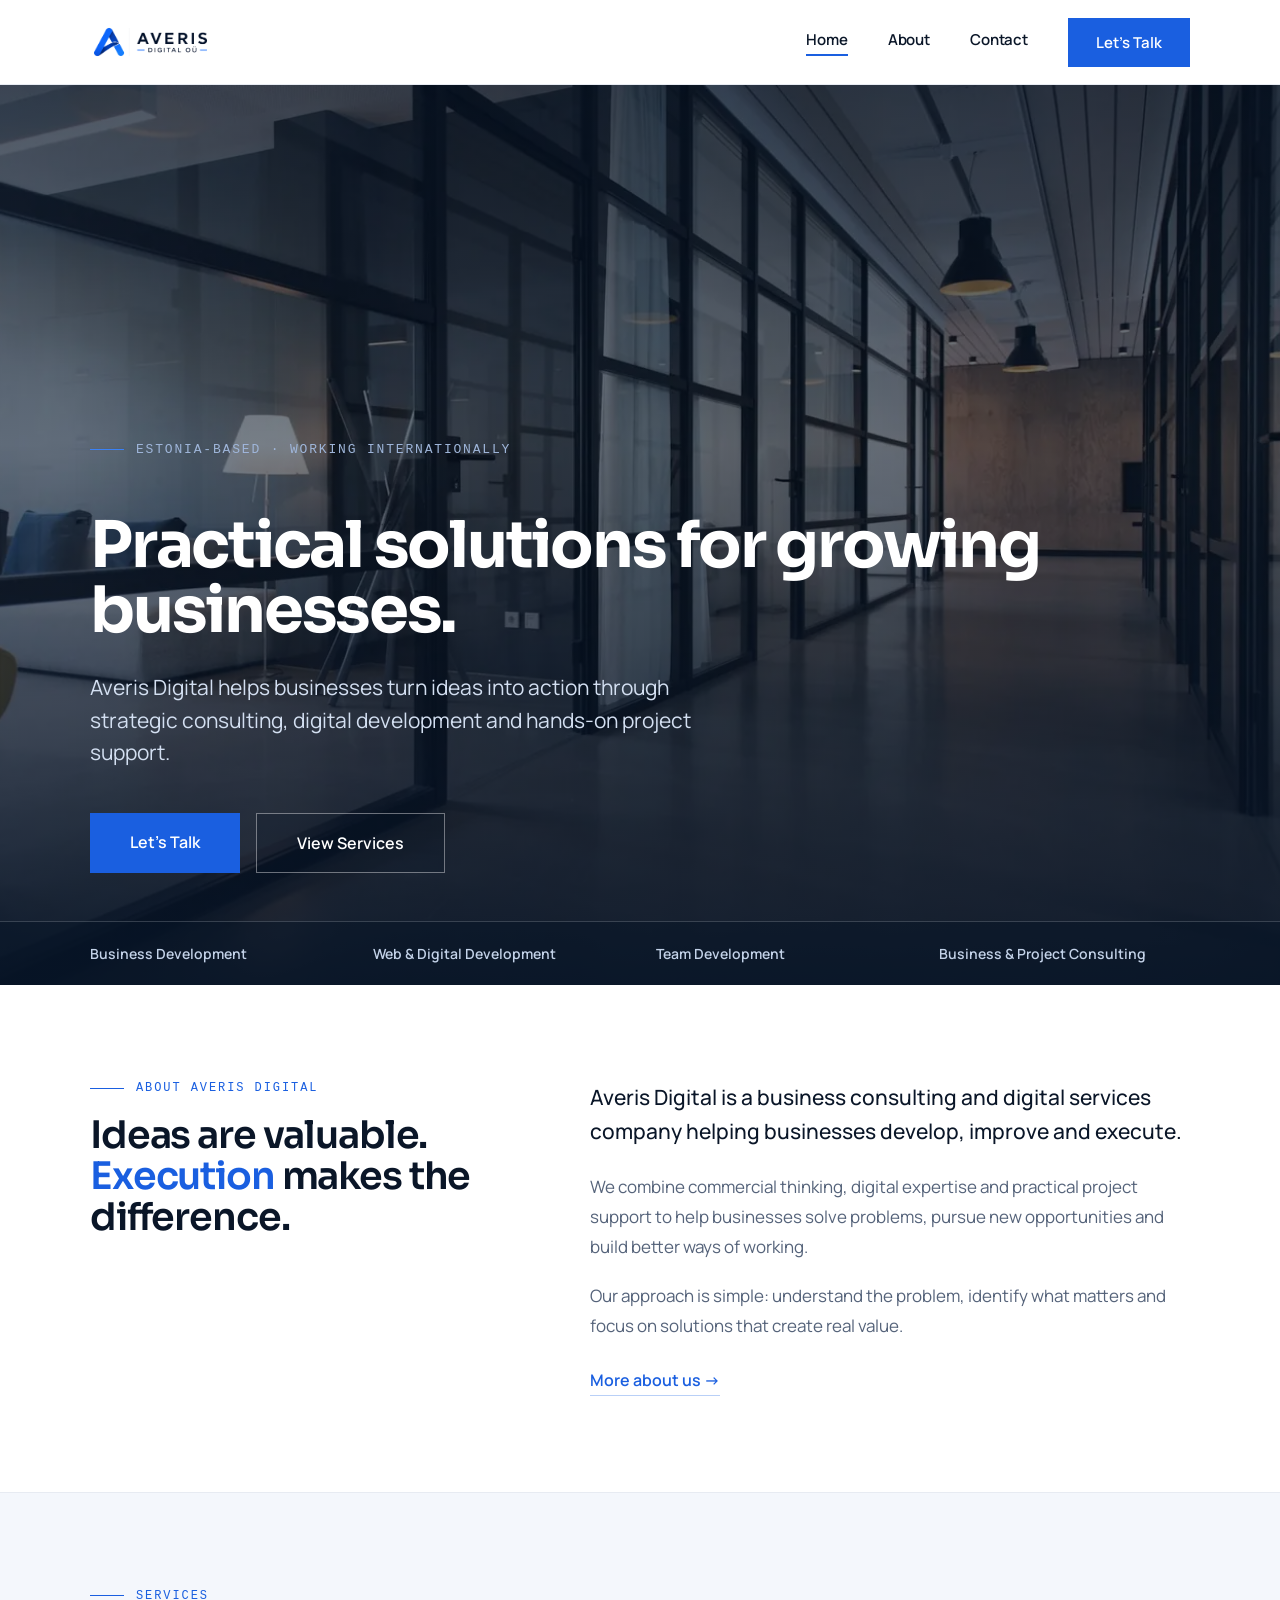
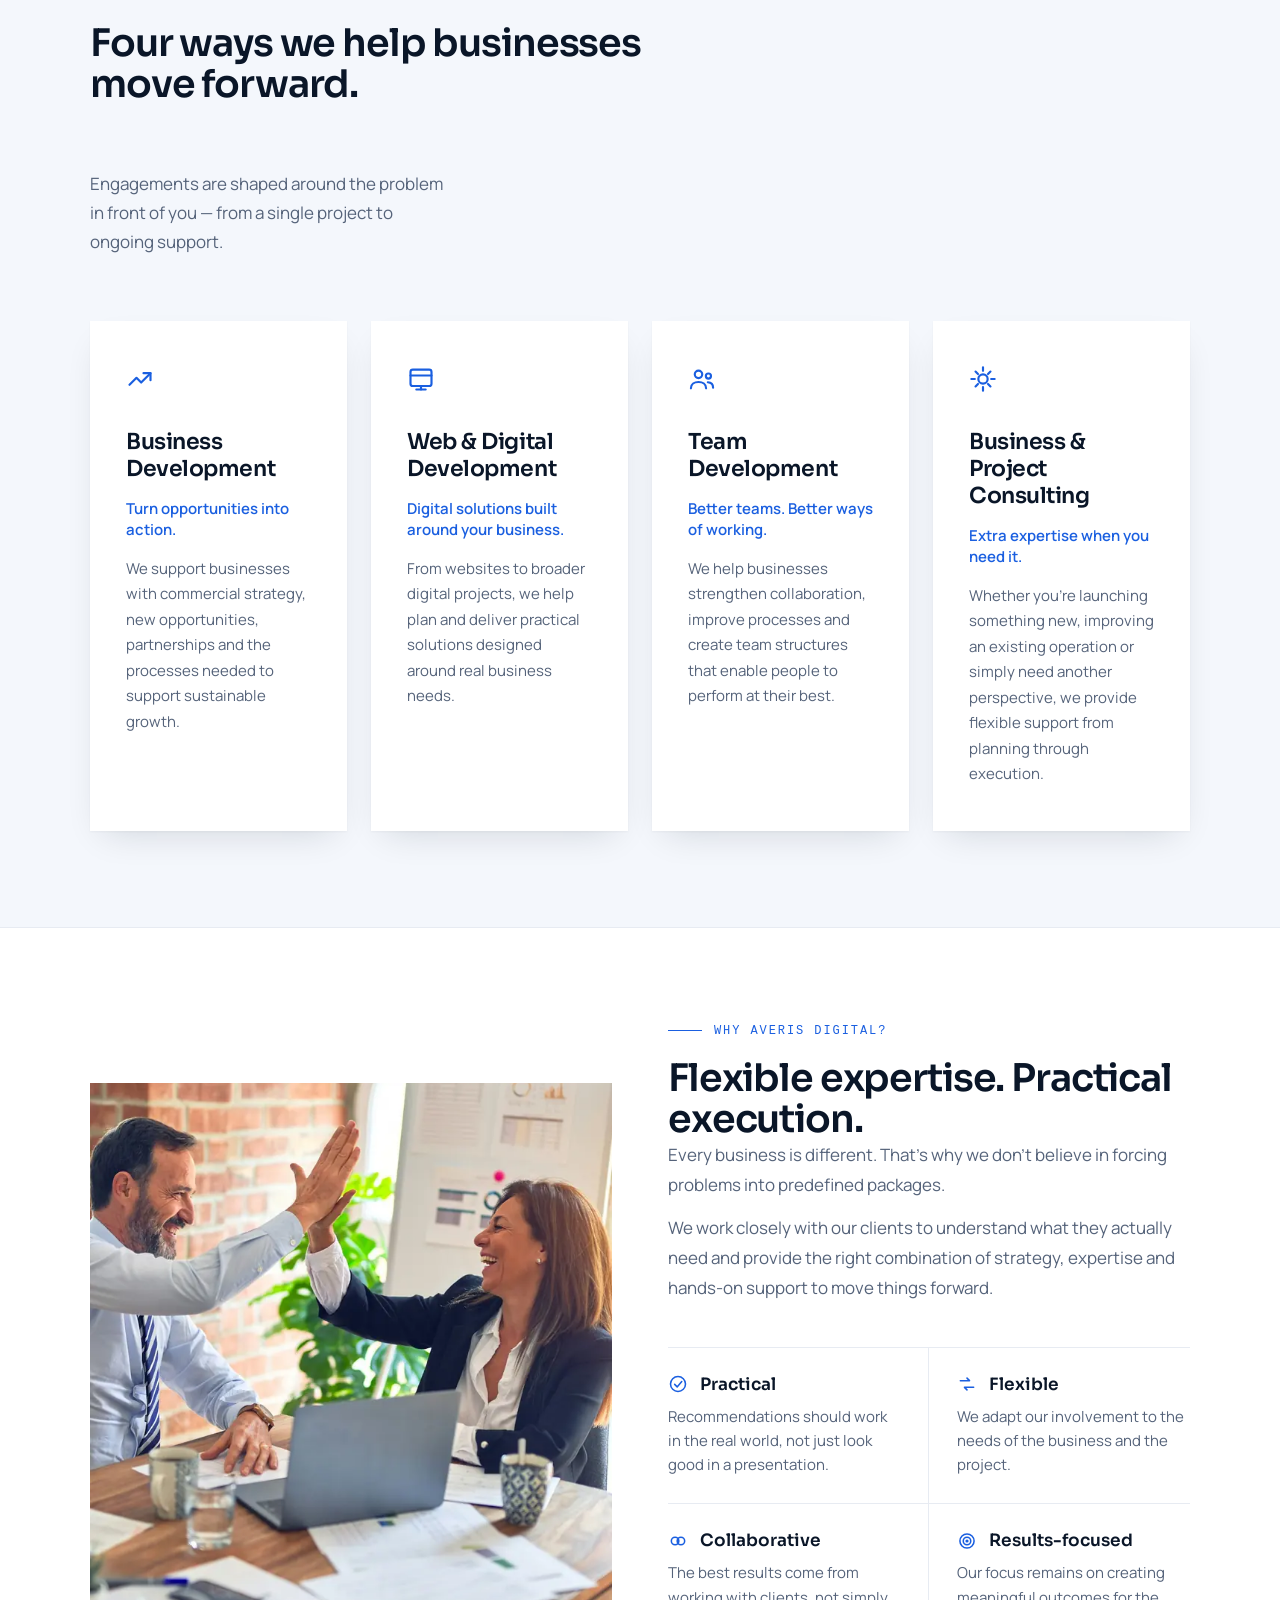
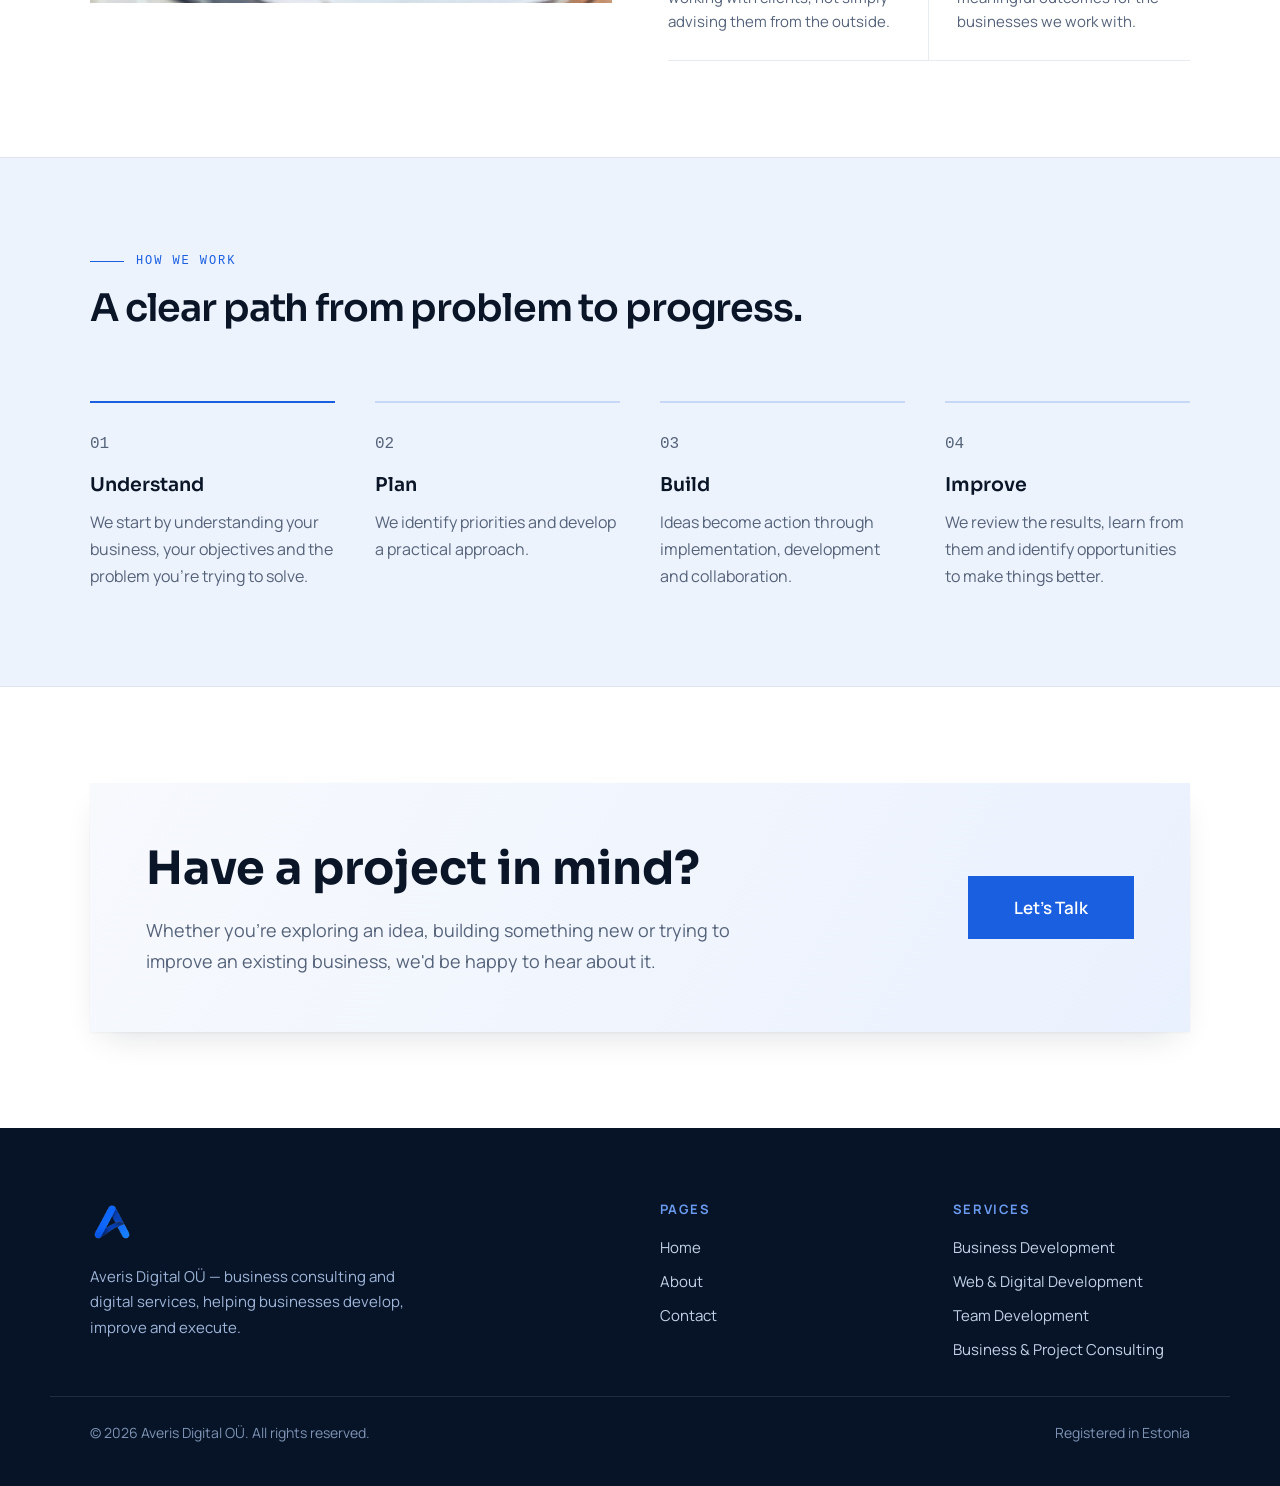
<file: index.html>
<!DOCTYPE html>
<html lang="en">
<head>
<meta charset="UTF-8">
<meta name="viewport" content="width=device-width, initial-scale=1.0">
<title>Averis Digital OÜ — Business Consulting &amp; Digital Services</title>
<meta name="description" content="Averis Digital helps businesses turn ideas into action through strategic consulting, digital development and hands-on project support.">

<meta property="og:type" content="website">
<meta property="og:title" content="Averis Digital OÜ — Business Consulting &amp; Digital Services">
<meta property="og:description" content="Averis Digital helps businesses turn ideas into action through strategic consulting, digital development and hands-on project support.">
<meta property="og:image" content="assets/logo/averis-mark-512.png">

<link rel="icon" type="image/png" sizes="64x64" href="assets/logo/favicon-64.png">
<link rel="icon" type="image/png" sizes="32x32" href="assets/logo/favicon-32.png">
<link rel="icon" type="image/png" sizes="16x16" href="assets/logo/favicon-16.png">
<link rel="apple-touch-icon" href="assets/logo/apple-touch-icon.png">

<link rel="preconnect" href="https://fonts.googleapis.com">
<link rel="preconnect" href="https://fonts.gstatic.com" crossorigin>
<link href="https://fonts.googleapis.com/css2?family=Sora:wght@400;500;600;700&family=Manrope:wght@400;500;600;700&display=swap" rel="stylesheet">

<link rel="stylesheet" href="css/styles.css">
</head>
<body>

<a class="skip-link" href="#main">Skip to content</a>

<header class="site-header">
  <div class="hdr-inner">
    <a class="hdr-logo" href="index.html">
      <img src="assets/logo/averis-horizontal-1200.png"
           srcset="assets/logo/averis-horizontal-1200.png 1x, assets/logo/averis-horizontal-2400.png 2x"
           alt="Averis Digital OÜ" height="36" width="169">
    </a>
    <nav class="hdr-nav" aria-label="Primary">
      <ul class="hdr-nav-links">
        <li><a href="index.html" aria-current="page">Home</a></li>
        <li><a href="about.html">About</a></li>
        <li><a href="contact.html">Contact</a></li>
      </ul>
      <a class="btn btn-primary hdr-cta" href="contact.html">Let's Talk</a>
    </nav>
    <button class="hdr-burger" type="button" aria-label="Menu" aria-expanded="false" aria-controls="mobile-menu">
      <svg viewBox="0 0 24 24" aria-hidden="true">
        <line x1="3" y1="6" x2="21" y2="6"/><line x1="3" y1="12" x2="21" y2="12"/><line x1="3" y1="18" x2="21" y2="18"/>
      </svg>
    </button>
  </div>
  <div class="mob-menu" id="mobile-menu" hidden>
    <ul class="mob-menu-links">
      <li><a href="index.html" aria-current="page">Home</a></li>
      <li><a href="about.html">About</a></li>
      <li><a href="contact.html">Contact</a></li>
    </ul>
    <div class="mob-menu-cta-wrap">
      <a class="mob-menu-cta" href="contact.html">Let's Talk</a>
    </div>
  </div>
</header>

<main id="main">

  <!-- 1. Hero -->
  <section class="hero hero-home">
    <img class="hero-img" src="assets/img/hero-home-2400.jpg"
         srcset="assets/img/hero-home-800.webp 800w, assets/img/hero-home-1400.webp 1400w, assets/img/hero-home-2400.webp 2400w"
         sizes="100vw"
         alt="Modern office interior" width="2400" height="1500" fetchpriority="high">
    <div class="hero-scrim" aria-hidden="true"></div>
    <div class="hero-content">
      <div class="hero-content-inner">
        <p class="eyebrow on-dark hero-home-eyebrow">Estonia-based · Working internationally</p>
        <h1 class="h1-hero">Practical solutions for growing businesses.</h1>
        <p class="hero-p">Averis Digital helps businesses turn ideas into action through strategic consulting, digital development and hands-on project support.</p>
        <div class="btn-row">
          <a class="btn-hero-primary" href="contact.html">Let's Talk</a>
          <a class="btn-hero-secondary" href="#services">View Services</a>
        </div>
      </div>
    </div>
    <div class="strip">
      <div class="strip-inner">
        <span>Business Development</span>
        <span>Web &amp; Digital Development</span>
        <span>Team Development</span>
        <span>Business &amp; Project Consulting</span>
      </div>
    </div>
  </section>

  <!-- 2. About intro -->
  <section class="band-lg">
    <div class="container">
      <div class="about-intro-grid">
        <div>
          <p class="eyebrow">About Averis Digital</p>
          <h2 class="h2">Ideas are valuable. <span class="execution-emphasis">Execution</span> makes the difference.</h2>
        </div>
        <div>
          <p class="lead">Averis Digital is a business consulting and digital services company helping businesses develop, improve and execute.</p>
          <p class="body-p">We combine commercial thinking, digital expertise and practical project support to help businesses solve problems, pursue new opportunities and build better ways of working.</p>
          <p class="body-p">Our approach is simple: understand the problem, identify what matters and focus on solutions that create real value.</p>
          <a class="link-more" href="about.html">More about us →</a>
        </div>
      </div>
    </div>
  </section>

  <!-- 3. Services -->
  <section id="services" class="band surface-grey rules-top-bottom">
    <div class="container">
      <div class="section-head-row">
        <div class="head-left">
          <p class="eyebrow">Services</p>
          <h2 class="h2">Four ways we help businesses move forward.</h2>
        </div>
        <p class="head-right">Engagements are shaped around the problem in front of you — from a single project to ongoing support.</p>
      </div>
      <div class="card-grid">
        <div class="card">
          <svg class="icon" viewBox="0 0 24 24" aria-hidden="true">
            <polyline points="3 17 9 11 13 15 21 7"/><polyline points="15 7 21 7 21 13"/>
          </svg>
          <h3>Business Development</h3>
          <p class="lede">Turn opportunities into action.</p>
          <p class="card-body">We support businesses with commercial strategy, new opportunities, partnerships and the processes needed to support sustainable growth.</p>
        </div>
        <div class="card">
          <svg class="icon" viewBox="0 0 24 24" aria-hidden="true">
            <rect x="3" y="4" width="18" height="14" rx="2"/><line x1="3" y1="9" x2="21" y2="9"/><line x1="8" y1="21" x2="16" y2="21"/><line x1="12" y1="18" x2="12" y2="21"/>
          </svg>
          <h3>Web &amp; Digital Development</h3>
          <p class="lede">Digital solutions built around your business.</p>
          <p class="card-body">From websites to broader digital projects, we help plan and deliver practical solutions designed around real business needs.</p>
        </div>
        <div class="card">
          <svg class="icon" viewBox="0 0 24 24" aria-hidden="true">
            <circle cx="9" cy="8" r="3.2"/><path d="M2.5 20c0-3.4 2.9-5.4 6.5-5.4s6.5 2 6.5 5.4"/><circle cx="17.5" cy="9.5" r="2.2"/><path d="M17 14.8c2.6 0.2 4.5 2 4.5 4.6"/>
          </svg>
          <h3>Team Development</h3>
          <p class="lede">Better teams. Better ways of working.</p>
          <p class="card-body">We help businesses strengthen collaboration, improve processes and create team structures that enable people to perform at their best.</p>
        </div>
        <div class="card">
          <svg class="icon" viewBox="0 0 24 24" aria-hidden="true">
            <circle cx="12" cy="12" r="4"/><path d="M12 2v3M12 19v3M2 12h3M19 12h3M5.6 5.6l2.1 2.1M16.3 16.3l2.1 2.1M18.4 5.6l-2.1 2.1M7.7 16.3l-2.1 2.1"/>
          </svg>
          <h3>Business &amp; Project Consulting</h3>
          <p class="lede">Extra expertise when you need it.</p>
          <p class="card-body">Whether you're launching something new, improving an existing operation or simply need another perspective, we provide flexible support from planning through execution.</p>
        </div>
      </div>
    </div>
  </section>

  <!-- 4. Why Averis Digital -->
  <section class="band-lg">
    <div class="container">
      <div class="why-grid">
        <img class="why-img" src="assets/img/why-portrait-1200.jpg"
             srcset="assets/img/why-portrait-700.webp 700w, assets/img/why-portrait-1200.webp 1200w"
             sizes="(max-width: 960px) 100vw, 50vw"
             alt="Client working session" width="1200" height="1400" loading="lazy" decoding="async">
        <div class="why-copy">
          <p class="eyebrow">Why Averis Digital?</p>
          <h2 class="h2">Flexible expertise. Practical execution.</h2>
          <p class="body-p">Every business is different. That's why we don't believe in forcing problems into predefined packages.</p>
          <p class="body-p">We work closely with our clients to understand what they actually need and provide the right combination of strategy, expertise and hands-on support to move things forward.</p>
          <div class="values-grid">
            <div class="value-cell">
              <div class="value-head">
                <svg class="icon" viewBox="0 0 24 24" aria-hidden="true"><circle cx="12" cy="12" r="9"/><polyline points="8 12.5 11 15.5 16.5 9"/></svg>
                <span>Practical</span>
              </div>
              <p>Recommendations should work in the real world, not just look good in a presentation.</p>
            </div>
            <div class="value-cell">
              <div class="value-head">
                <svg class="icon" viewBox="0 0 24 24" aria-hidden="true"><path d="M4 8h11l-3-3M20 16H9l3 3"/></svg>
                <span>Flexible</span>
              </div>
              <p>We adapt our involvement to the needs of the business and the project.</p>
            </div>
            <div class="value-cell">
              <div class="value-head">
                <svg class="icon" viewBox="0 0 24 24" aria-hidden="true"><circle cx="8.5" cy="12" r="4.5"/><circle cx="15.5" cy="12" r="4.5"/></svg>
                <span>Collaborative</span>
              </div>
              <p>The best results come from working with clients, not simply advising them from the outside.</p>
            </div>
            <div class="value-cell">
              <div class="value-head">
                <svg class="icon" viewBox="0 0 24 24" aria-hidden="true"><circle cx="12" cy="12" r="8.5"/><circle cx="12" cy="12" r="4.5"/><circle cx="12" cy="12" r="1"/></svg>
                <span>Results-focused</span>
              </div>
              <p>Our focus remains on creating meaningful outcomes for the businesses we work with.</p>
            </div>
          </div>
        </div>
      </div>
    </div>
  </section>

  <!-- 5. How We Work -->
  <section class="band surface-blue rules-blue-grey">
    <div class="container">
      <div class="section-head">
        <p class="eyebrow">How We Work</p>
        <h2 class="h2">A clear path from problem to progress.</h2>
      </div>
      <div class="steps-grid">
        <div class="step step-01">
          <p class="step-num">01</p>
          <h3>Understand</h3>
          <p>We start by understanding your business, your objectives and the problem you're trying to solve.</p>
        </div>
        <div class="step">
          <p class="step-num">02</p>
          <h3>Plan</h3>
          <p>We identify priorities and develop a practical approach.</p>
        </div>
        <div class="step">
          <p class="step-num">03</p>
          <h3>Build</h3>
          <p>Ideas become action through implementation, development and collaboration.</p>
        </div>
        <div class="step">
          <p class="step-num">04</p>
          <h3>Improve</h3>
          <p>We review the results, learn from them and identify opportunities to make things better.</p>
        </div>
      </div>
    </div>
  </section>

  <!-- 6. Final CTA -->
  <section class="band">
    <div class="container">
      <div class="cta-panel">
        <div class="cta-left">
          <h2>Have a project in mind?</h2>
          <p>Whether you're exploring an idea, building something new or trying to improve an existing business, we'd be happy to hear about it.</p>
        </div>
        <a class="btn-cta-panel" href="contact.html">Let's Talk</a>
      </div>
    </div>
  </section>

</main>

<footer class="site-footer">
  <div class="foot-top">
    <div class="foot-brand">
      <img src="assets/logo/averis-mark-256.png" alt="" width="44" height="44" loading="lazy">
      <p>Averis Digital OÜ — business consulting and digital services, helping businesses develop, improve and execute.</p>
    </div>
    <div>
      <p class="foot-label">Pages</p>
      <ul class="foot-list">
        <li><a href="index.html">Home</a></li>
        <li><a href="about.html">About</a></li>
        <li><a href="contact.html">Contact</a></li>
      </ul>
    </div>
    <div>
      <p class="foot-label">Services</p>
      <ul class="foot-list">
        <li><span>Business Development</span></li>
        <li><span>Web &amp; Digital Development</span></li>
        <li><span>Team Development</span></li>
        <li><span>Business &amp; Project Consulting</span></li>
      </ul>
    </div>
  </div>
  <div class="foot-legal">
    <span>© 2026 Averis Digital OÜ. All rights reserved.</span>
    <span>Registered in Estonia</span>
  </div>
</footer>

<script src="js/main.js" defer></script>
</body>
</html>
</file>
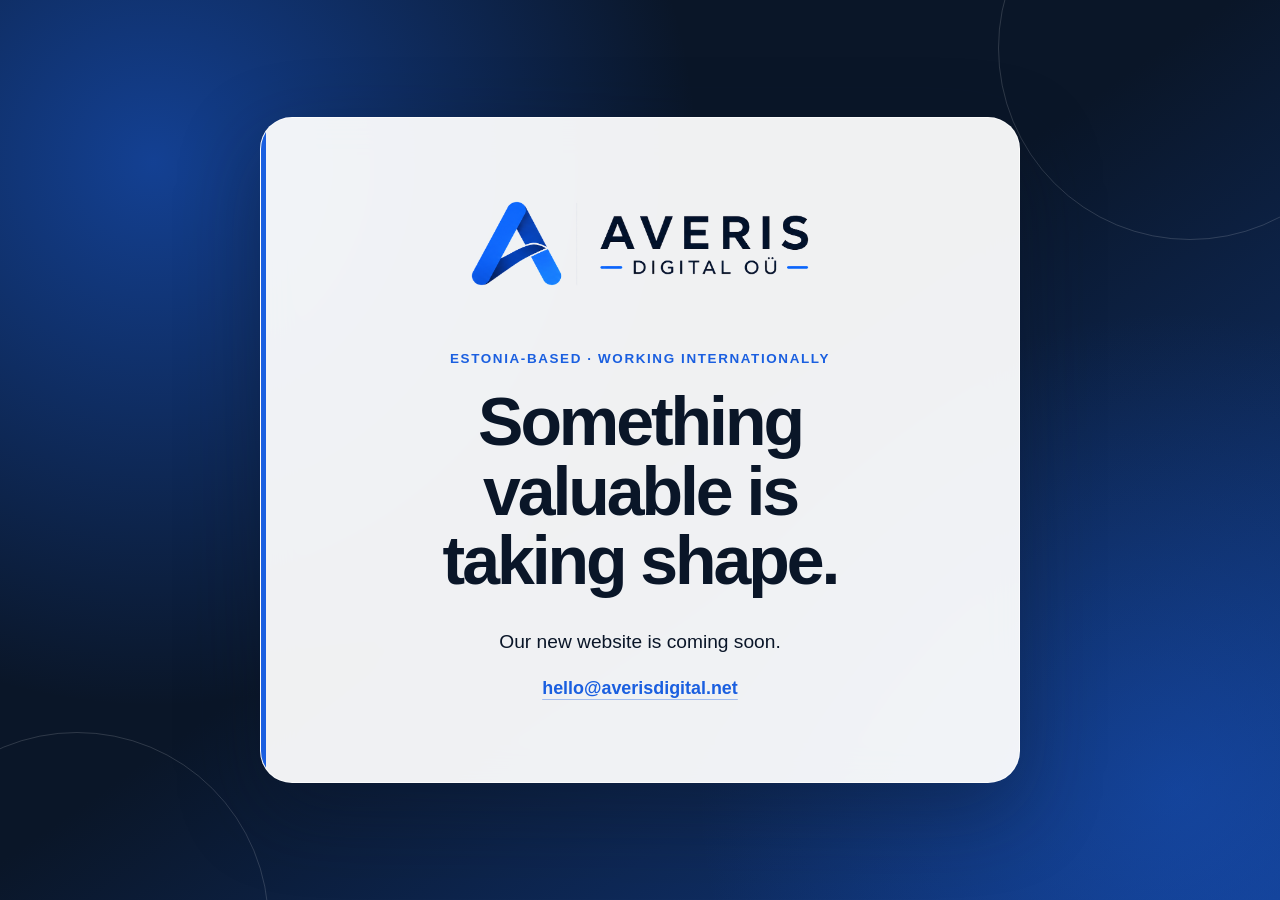
<file: coming-soon/index.html>
<!doctype html>
<html lang="en">
<head>
  <meta charset="utf-8">
  <meta name="viewport" content="width=device-width, initial-scale=1">
  <meta name="description" content="Averis Digital's new website is coming soon.">
  <title>Coming Soon — Averis Digital</title>
  <link rel="icon" type="image/png" href="favicon-32.png">
  <link rel="stylesheet" href="styles.css">
</head>
<body>
  <main class="coming-main">
    <section class="coming-card" aria-labelledby="coming-title">
      <img class="coming-logo" src="averis-horizontal-1200.png" alt="Averis Digital">
      <p class="coming-eyebrow">Estonia-based · Working internationally</p>
      <h1 id="coming-title">Something valuable is taking shape.</h1>
      <p class="coming-copy">Our new website is coming soon.</p>
      <a class="coming-email" href="mailto:hello@averisdigital.net">hello@averisdigital.net</a>
    </section>
  </main>
</body>
</html>
</file>
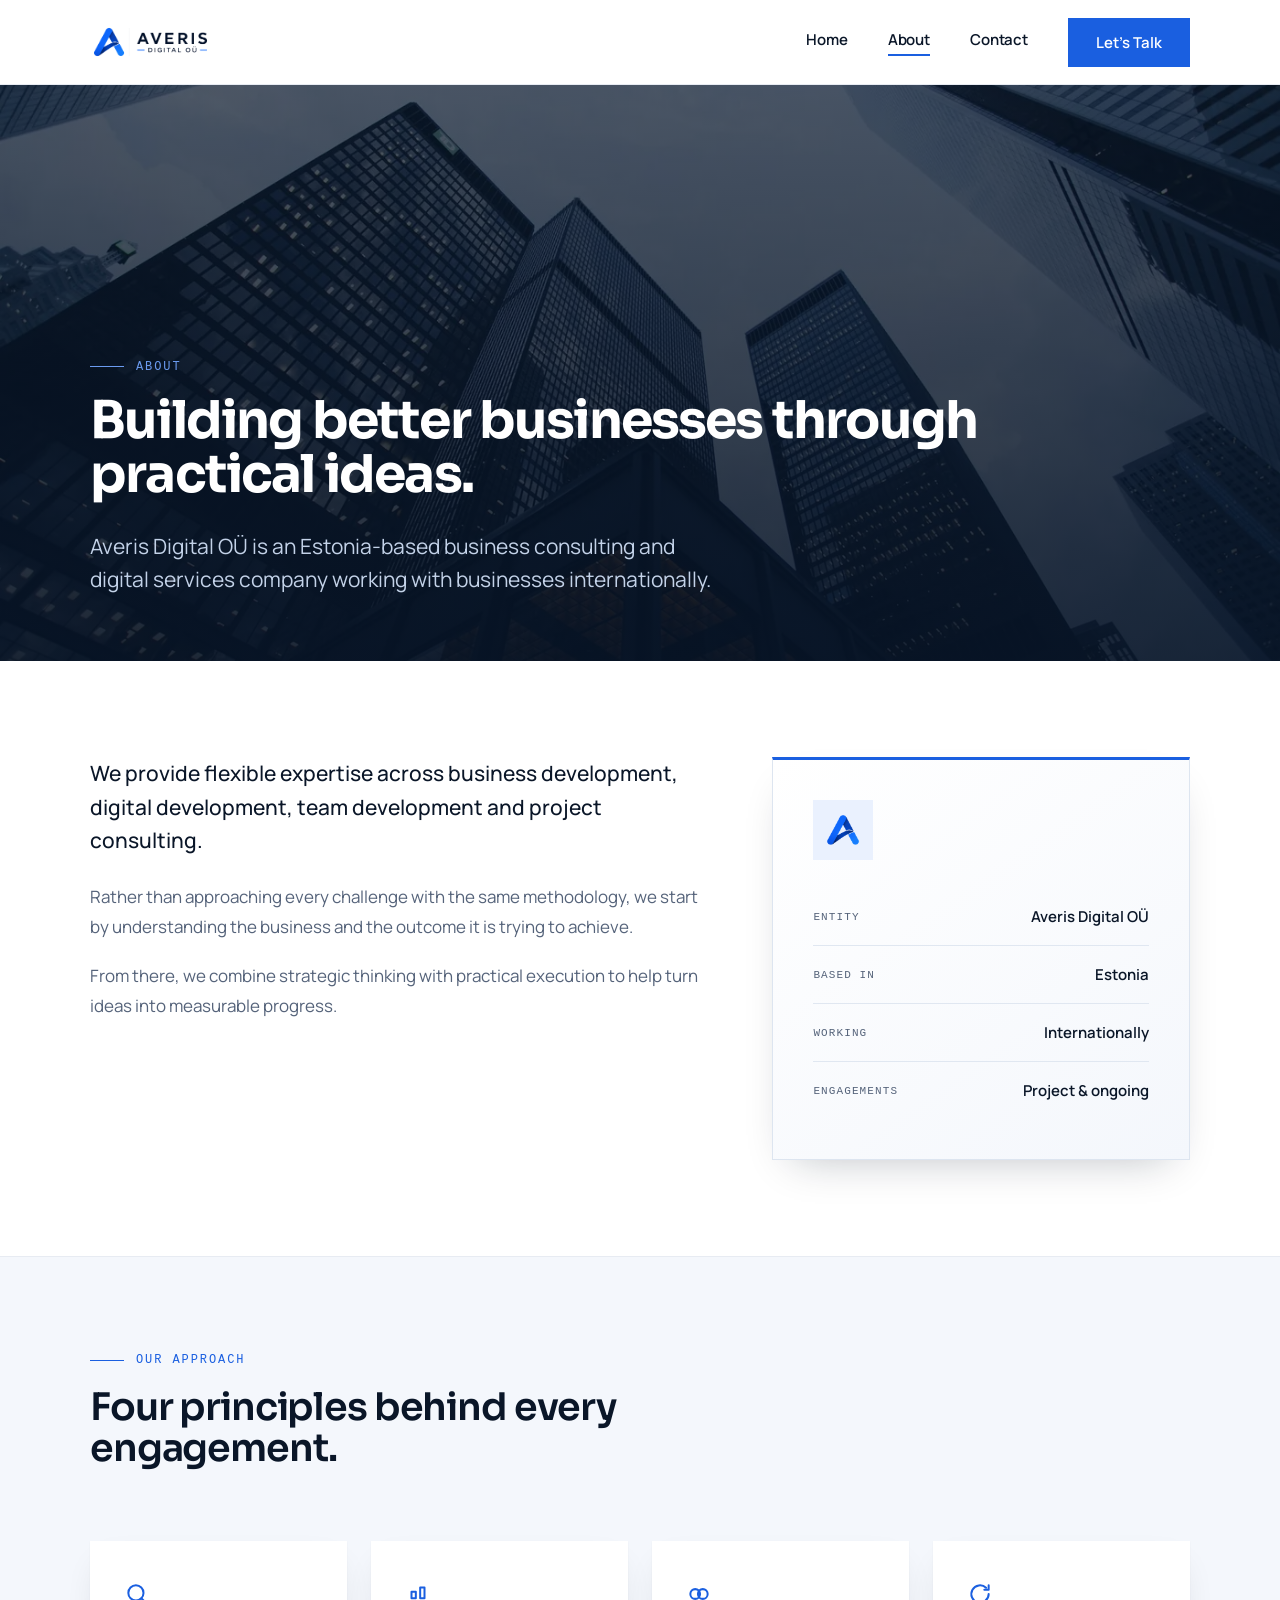
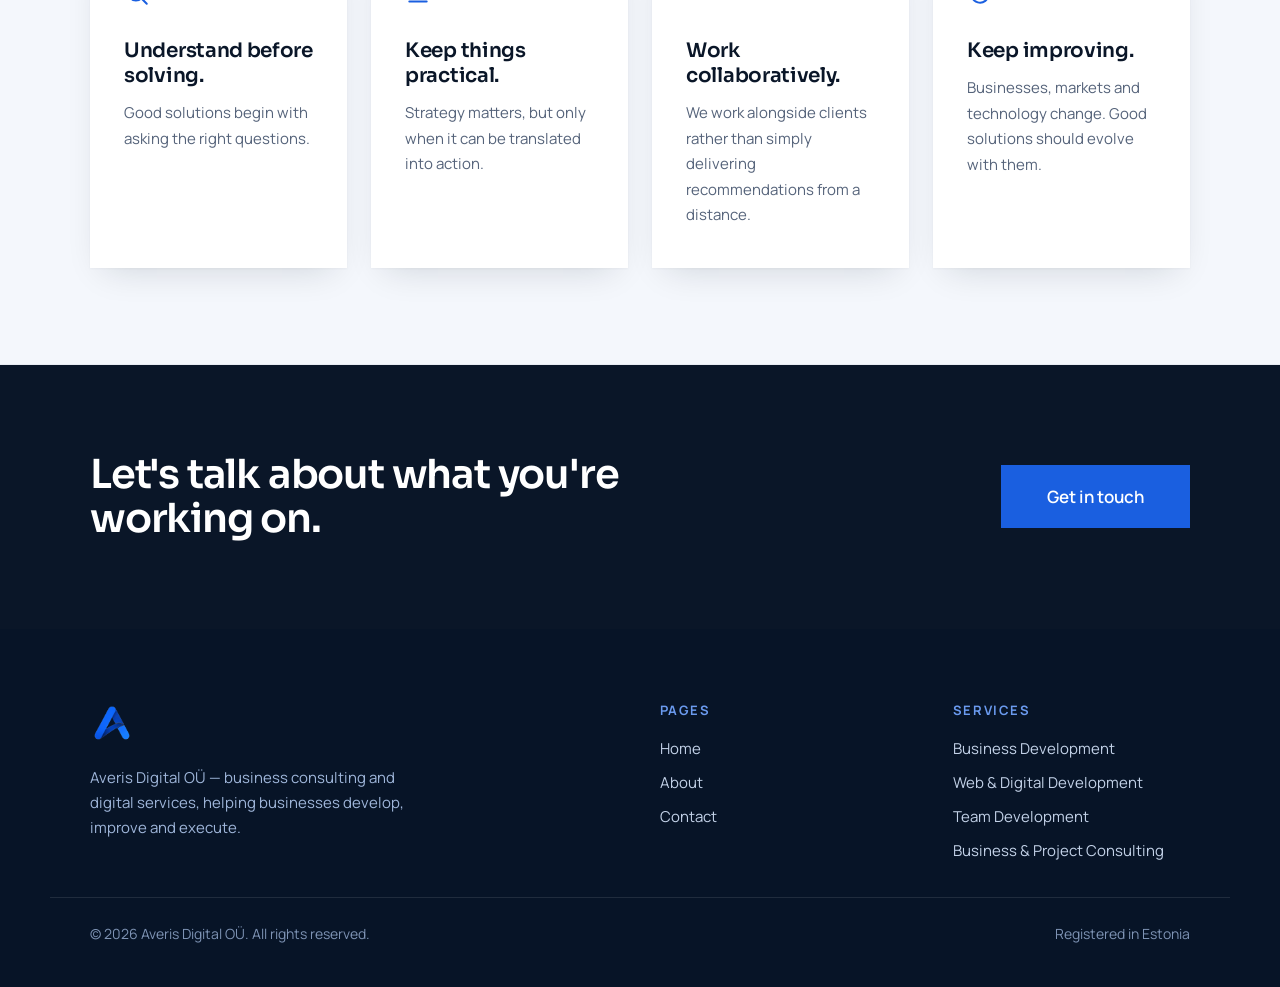
<file: about.html>
<!DOCTYPE html>
<html lang="en">
<head>
<meta charset="UTF-8">
<meta name="viewport" content="width=device-width, initial-scale=1.0">
<title>About — Averis Digital OÜ</title>
<meta name="description" content="Averis Digital OÜ is an Estonia-based business consulting and digital services company working with businesses internationally.">

<meta property="og:type" content="website">
<meta property="og:title" content="About — Averis Digital OÜ">
<meta property="og:description" content="Averis Digital OÜ is an Estonia-based business consulting and digital services company working with businesses internationally.">
<meta property="og:image" content="assets/logo/averis-mark-512.png">

<link rel="icon" type="image/png" sizes="64x64" href="assets/logo/favicon-64.png">
<link rel="icon" type="image/png" sizes="32x32" href="assets/logo/favicon-32.png">
<link rel="icon" type="image/png" sizes="16x16" href="assets/logo/favicon-16.png">
<link rel="apple-touch-icon" href="assets/logo/apple-touch-icon.png">

<link rel="preconnect" href="https://fonts.googleapis.com">
<link rel="preconnect" href="https://fonts.gstatic.com" crossorigin>
<link href="https://fonts.googleapis.com/css2?family=Sora:wght@400;500;600;700&family=Manrope:wght@400;500;600;700&display=swap" rel="stylesheet">

<link rel="stylesheet" href="css/styles.css">
</head>
<body>

<a class="skip-link" href="#main">Skip to content</a>

<header class="site-header">
  <div class="hdr-inner">
    <a class="hdr-logo" href="index.html">
      <img src="assets/logo/averis-horizontal-1200.png"
           srcset="assets/logo/averis-horizontal-1200.png 1x, assets/logo/averis-horizontal-2400.png 2x"
           alt="Averis Digital OÜ" height="36" width="169">
    </a>
    <nav class="hdr-nav" aria-label="Primary">
      <ul class="hdr-nav-links">
        <li><a href="index.html">Home</a></li>
        <li><a href="about.html" aria-current="page">About</a></li>
        <li><a href="contact.html">Contact</a></li>
      </ul>
      <a class="btn btn-primary hdr-cta" href="contact.html">Let's Talk</a>
    </nav>
    <button class="hdr-burger" type="button" aria-label="Menu" aria-expanded="false" aria-controls="mobile-menu">
      <svg viewBox="0 0 24 24" aria-hidden="true">
        <line x1="3" y1="6" x2="21" y2="6"/><line x1="3" y1="12" x2="21" y2="12"/><line x1="3" y1="18" x2="21" y2="18"/>
      </svg>
    </button>
  </div>
  <div class="mob-menu" id="mobile-menu" hidden>
    <ul class="mob-menu-links">
      <li><a href="index.html">Home</a></li>
      <li><a href="about.html" aria-current="page">About</a></li>
      <li><a href="contact.html">Contact</a></li>
    </ul>
    <div class="mob-menu-cta-wrap">
      <a class="mob-menu-cta" href="contact.html">Let's Talk</a>
    </div>
  </div>
</header>

<main id="main">

  <!-- 1. Hero -->
  <section class="hero hero-about">
    <img class="hero-img" src="assets/img/hero-about-2400.jpg"
         srcset="assets/img/hero-about-800.webp 800w, assets/img/hero-about-1400.webp 1400w, assets/img/hero-about-2400.webp 2400w"
         sizes="100vw"
         alt="City offices" width="2400" height="1200" fetchpriority="high">
    <div class="hero-scrim" aria-hidden="true"></div>
    <div class="hero-content">
      <div class="hero-content-inner">
        <p class="eyebrow eyebrow-soft">About</p>
        <h1 class="h1-hero">Building better businesses through practical ideas.</h1>
        <p class="hero-p">Averis Digital OÜ is an Estonia-based business consulting and digital services company working with businesses internationally.</p>
      </div>
    </div>
  </section>

  <!-- 2. Intro + facts panel -->
  <section class="band">
    <div class="container">
      <div class="about-intro-facts-grid">
        <div class="about-copy">
          <p class="lead">We provide flexible expertise across business development, digital development, team development and project consulting.</p>
          <p class="body-p">Rather than approaching every challenge with the same methodology, we start by understanding the business and the outcome it is trying to achieve.</p>
          <p class="body-p">From there, we combine strategic thinking with practical execution to help turn ideas into measurable progress.</p>
        </div>
        <div class="facts-panel">
          <img src="assets/logo/averis-mark-256.png" alt="" width="44" height="44" loading="lazy">
          <div class="facts-row">
            <span class="label">Entity</span>
            <span class="value">Averis Digital OÜ</span>
          </div>
          <div class="facts-row">
            <span class="label">Based in</span>
            <span class="value">Estonia</span>
          </div>
          <div class="facts-row">
            <span class="label">Working</span>
            <span class="value">Internationally</span>
          </div>
          <div class="facts-row">
            <span class="label">Engagements</span>
            <span class="value">Project &amp; ongoing</span>
          </div>
        </div>
      </div>
    </div>
  </section>

  <!-- 3. Our Approach -->
  <section class="band surface-grey rules-top-bottom">
    <div class="container">
      <div class="section-head">
        <p class="eyebrow">Our Approach</p>
        <h2 class="h2">Four principles behind every engagement.</h2>
      </div>
      <div class="card-grid">
        <div class="card card-approach">
          <svg class="icon" viewBox="0 0 24 24" aria-hidden="true"><circle cx="11" cy="11" r="7"/><line x1="16.2" y1="16.2" x2="21" y2="21"/></svg>
          <h3>Understand before solving.</h3>
          <p class="card-body">Good solutions begin with asking the right questions.</p>
        </div>
        <div class="card card-approach">
          <svg class="icon" viewBox="0 0 24 24" aria-hidden="true"><path d="M4 19h16"/><rect x="6" y="10" width="4" height="6"/><rect x="14" y="6" width="4" height="10"/></svg>
          <h3>Keep things practical.</h3>
          <p class="card-body">Strategy matters, but only when it can be translated into action.</p>
        </div>
        <div class="card card-approach">
          <svg class="icon" viewBox="0 0 24 24" aria-hidden="true"><circle cx="8.5" cy="12" r="4.5"/><circle cx="15.5" cy="12" r="4.5"/></svg>
          <h3>Work collaboratively.</h3>
          <p class="card-body">We work alongside clients rather than simply delivering recommendations from a distance.</p>
        </div>
        <div class="card card-approach">
          <svg class="icon" viewBox="0 0 24 24" aria-hidden="true"><path d="M20 12a8 8 0 1 1-2.4-5.7"/><polyline points="20 4 20 8 16 8"/></svg>
          <h3>Keep improving.</h3>
          <p class="card-body">Businesses, markets and technology change. Good solutions should evolve with them.</p>
        </div>
      </div>
    </div>
  </section>

  <!-- 4. Dark CTA -->
  <section class="cta-dark">
    <div class="cta-dark-inner">
      <h2>Let's talk about what you're working on.</h2>
      <a class="btn-cta-dark" href="contact.html">Get in touch</a>
    </div>
  </section>

</main>

<footer class="site-footer">
  <div class="foot-top">
    <div class="foot-brand">
      <img src="assets/logo/averis-mark-256.png" alt="" width="44" height="44" loading="lazy">
      <p>Averis Digital OÜ — business consulting and digital services, helping businesses develop, improve and execute.</p>
    </div>
    <div>
      <p class="foot-label">Pages</p>
      <ul class="foot-list">
        <li><a href="index.html">Home</a></li>
        <li><a href="about.html">About</a></li>
        <li><a href="contact.html">Contact</a></li>
      </ul>
    </div>
    <div>
      <p class="foot-label">Services</p>
      <ul class="foot-list">
        <li><span>Business Development</span></li>
        <li><span>Web &amp; Digital Development</span></li>
        <li><span>Team Development</span></li>
        <li><span>Business &amp; Project Consulting</span></li>
      </ul>
    </div>
  </div>
  <div class="foot-legal">
    <span>© 2026 Averis Digital OÜ. All rights reserved.</span>
    <span>Registered in Estonia</span>
  </div>
</footer>

<script src="js/main.js" defer></script>
</body>
</html>
</file>
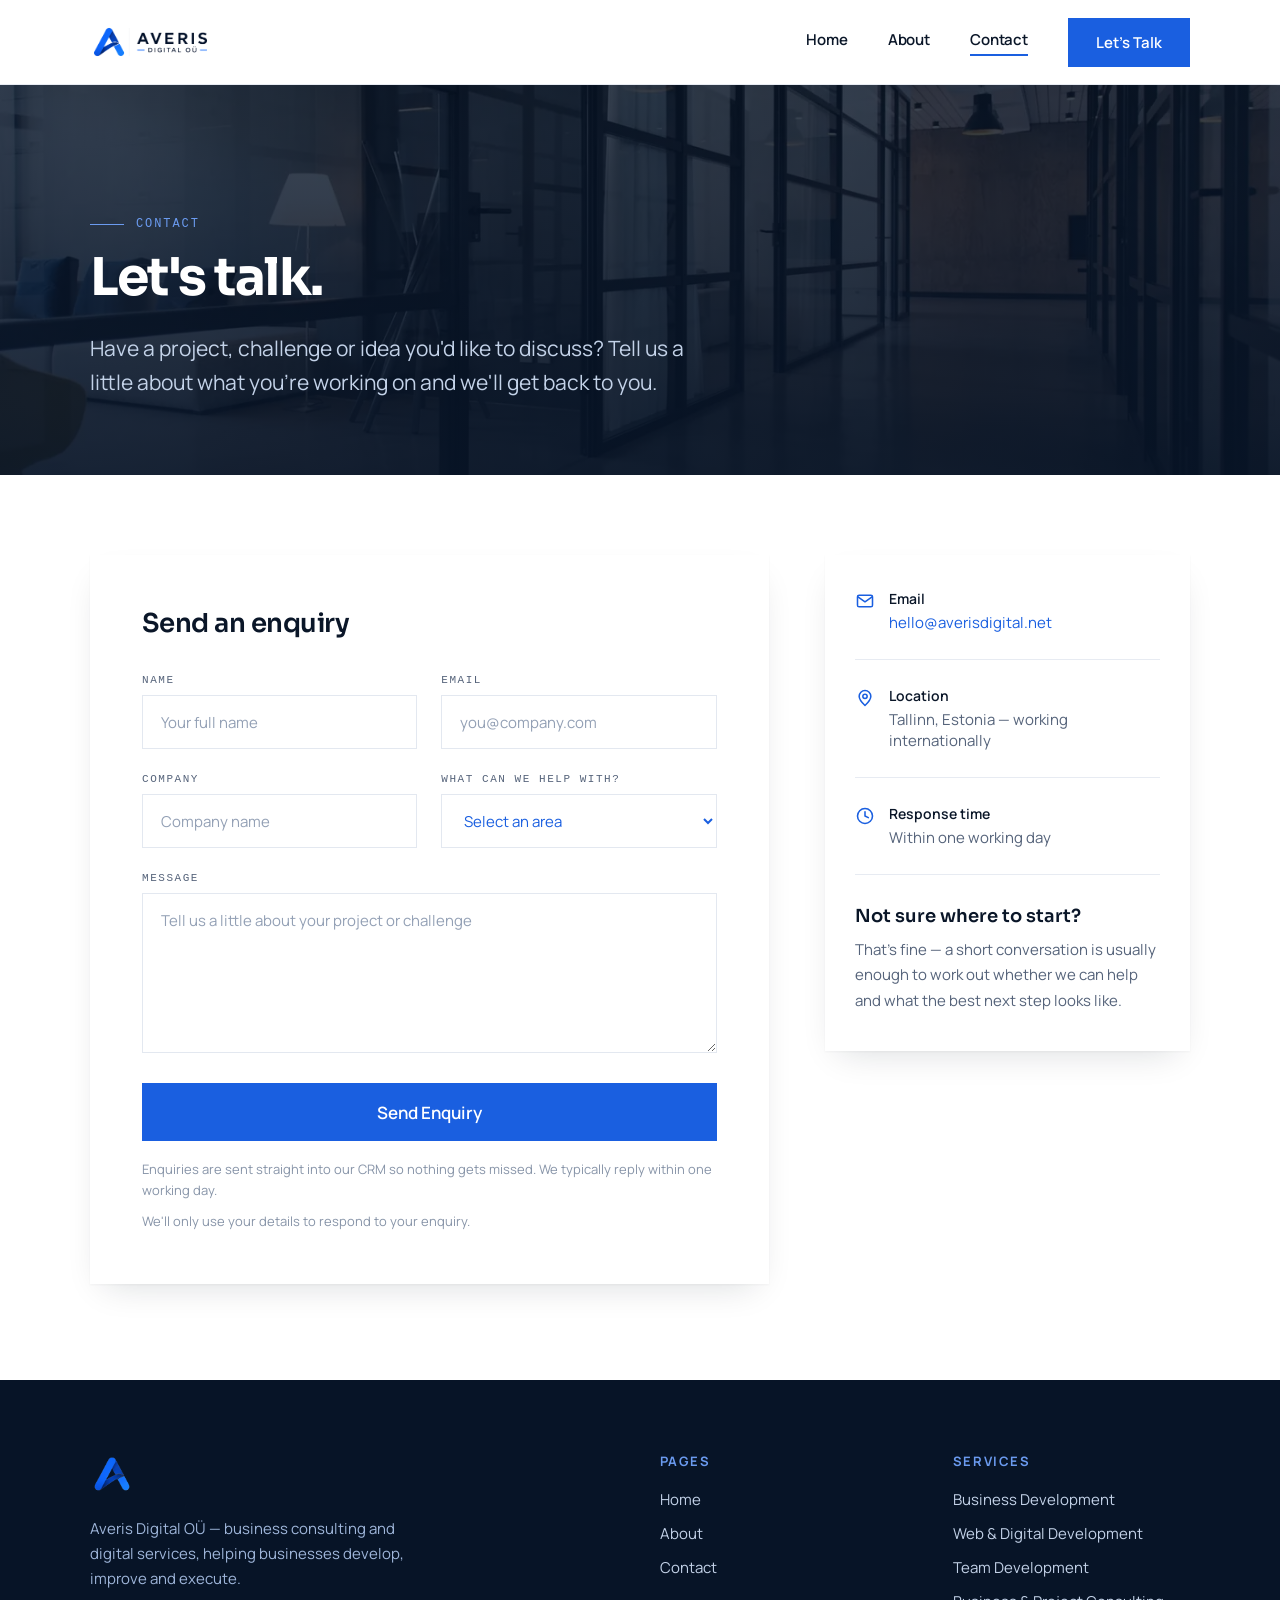
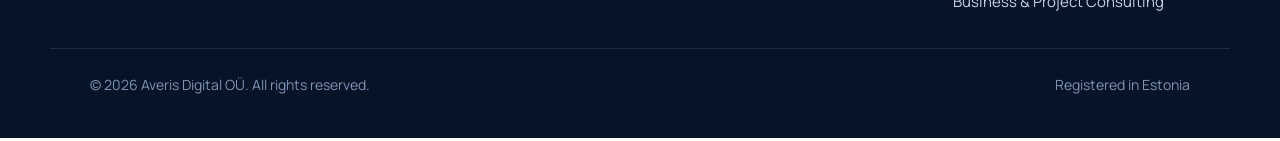
<file: contact.html>
<!DOCTYPE html>
<html lang="en">
<head>
<meta charset="UTF-8">
<meta name="viewport" content="width=device-width, initial-scale=1.0">
<title>Contact — Averis Digital OÜ</title>
<meta name="description" content="Have a project, challenge or idea you'd like to discuss? Tell us a little about what you're working on and we'll get back to you.">

<meta property="og:type" content="website">
<meta property="og:title" content="Contact — Averis Digital OÜ">
<meta property="og:description" content="Have a project, challenge or idea you'd like to discuss? Tell us a little about what you're working on and we'll get back to you.">
<meta property="og:image" content="assets/logo/averis-mark-512.png">

<link rel="icon" type="image/png" sizes="64x64" href="assets/logo/favicon-64.png">
<link rel="icon" type="image/png" sizes="32x32" href="assets/logo/favicon-32.png">
<link rel="icon" type="image/png" sizes="16x16" href="assets/logo/favicon-16.png">
<link rel="apple-touch-icon" href="assets/logo/apple-touch-icon.png">

<link rel="preconnect" href="https://fonts.googleapis.com">
<link rel="preconnect" href="https://fonts.gstatic.com" crossorigin>
<link href="https://fonts.googleapis.com/css2?family=Sora:wght@400;500;600;700&family=Manrope:wght@400;500;600;700&display=swap" rel="stylesheet">

<link rel="stylesheet" href="css/styles.css">
</head>
<body>

<a class="skip-link" href="#main">Skip to content</a>

<header class="site-header">
  <div class="hdr-inner">
    <a class="hdr-logo" href="index.html">
      <img src="assets/logo/averis-horizontal-1200.png"
           srcset="assets/logo/averis-horizontal-1200.png 1x, assets/logo/averis-horizontal-2400.png 2x"
           alt="Averis Digital OÜ" height="36" width="169">
    </a>
    <nav class="hdr-nav" aria-label="Primary">
      <ul class="hdr-nav-links">
        <li><a href="index.html">Home</a></li>
        <li><a href="about.html">About</a></li>
        <li><a href="contact.html" aria-current="page">Contact</a></li>
      </ul>
      <a class="btn btn-primary hdr-cta" href="contact.html">Let's Talk</a>
    </nav>
    <button class="hdr-burger" type="button" aria-label="Menu" aria-expanded="false" aria-controls="mobile-menu">
      <svg viewBox="0 0 24 24" aria-hidden="true">
        <line x1="3" y1="6" x2="21" y2="6"/><line x1="3" y1="12" x2="21" y2="12"/><line x1="3" y1="18" x2="21" y2="18"/>
      </svg>
    </button>
  </div>
  <div class="mob-menu" id="mobile-menu" hidden>
    <ul class="mob-menu-links">
      <li><a href="index.html">Home</a></li>
      <li><a href="about.html">About</a></li>
      <li><a href="contact.html" aria-current="page">Contact</a></li>
    </ul>
    <div class="mob-menu-cta-wrap">
      <a class="mob-menu-cta" href="contact.html">Let's Talk</a>
    </div>
  </div>
</header>

<main id="main">

  <!-- 1. Hero -->
  <section class="hero hero-contact">
    <img class="hero-img" src="assets/img/hero-contact-2400.jpg"
         srcset="assets/img/hero-contact-800.webp 800w, assets/img/hero-contact-1400.webp 1400w, assets/img/hero-contact-2400.webp 2400w"
         sizes="100vw"
         alt="Office" width="2400" height="900" fetchpriority="high">
    <div class="hero-scrim" aria-hidden="true"></div>
    <div class="hero-content">
      <div class="hero-content-inner">
        <p class="eyebrow eyebrow-soft">Contact</p>
        <h1 class="h1-hero">Let's talk.</h1>
        <p class="hero-p">Have a project, challenge or idea you'd like to discuss? Tell us a little about what you're working on and we'll get back to you.</p>
      </div>
    </div>
  </section>

  <!-- 2. Form + info -->
  <section class="contact-body">
    <div class="container">
      <div class="contact-grid">

        <div class="form-panel">
          <h2>Send an enquiry</h2>

          <div class="form-error-banner" role="alert"></div>

          <form id="enquiry-form" novalidate>
            <div class="hp-field" aria-hidden="true">
              <label for="company_website">Leave this field empty</label>
              <input type="text" id="company_website" name="company_website" tabindex="-1" autocomplete="off">
            </div>

            <div class="field-row">
              <div class="field">
                <label for="field-name">Name</label>
                <input type="text" id="field-name" name="name" placeholder="Your full name" autocomplete="name" required>
                <p class="field-error" role="alert"></p>
              </div>
              <div class="field">
                <label for="field-email">Email</label>
                <input type="email" id="field-email" name="email" placeholder="you@company.com" autocomplete="email" required>
                <p class="field-error" role="alert"></p>
              </div>
            </div>

            <div class="field-row">
              <div class="field">
                <label for="field-company">Company</label>
                <input type="text" id="field-company" name="company" placeholder="Company name" autocomplete="organization">
                <p class="field-error" role="alert"></p>
              </div>
              <div class="field">
                <label for="field-topic">What can we help with?</label>
                <select id="field-topic" name="topic">
                  <option value="">Select an area</option>
                  <option value="Business Development">Business Development</option>
                  <option value="Web & Digital Development">Web &amp; Digital Development</option>
                  <option value="Team Development">Team Development</option>
                  <option value="Business & Project Consulting">Business &amp; Project Consulting</option>
                  <option value="Something else">Something else</option>
                </select>
                <p class="field-error" role="alert"></p>
              </div>
            </div>

            <div class="field field-row-message">
              <label for="field-message">Message</label>
              <textarea id="field-message" name="message" rows="6" placeholder="Tell us a little about your project or challenge" required></textarea>
              <p class="field-error" role="alert"></p>
            </div>

            <button type="submit" class="btn-submit">Send Enquiry</button>
            <p class="form-helper">Enquiries are sent straight into our CRM so nothing gets missed. We typically reply within one working day.</p>
            <p class="form-privacy">We'll only use your details to respond to your enquiry.</p>
          </form>

          <div class="form-success">
            <div class="success-icon">
              <svg viewBox="0 0 24 24" aria-hidden="true" stroke="#1A5FE0" stroke-width="1.85" stroke-linecap="round" stroke-linejoin="round" fill="none">
                <polyline points="5 13 10 18 19 7"/>
              </svg>
            </div>
            <h2>Thank you — enquiry received.</h2>
            <p>Your message has been logged in our CRM and we'll be in touch shortly.</p>
            <a class="link-more" href="#">Send another enquiry</a>
          </div>
        </div>

        <div class="info-panel">
          <div class="info-row">
            <svg class="icon" viewBox="0 0 24 24" aria-hidden="true"><rect x="3" y="5" width="18" height="14" rx="2"/><polyline points="3.5 7 12 13 20.5 7"/></svg>
            <div>
              <p class="info-label">Email</p>
              <p class="info-value"><a href="mailto:hello@averisdigital.net">hello@averisdigital.net</a></p>
            </div>
          </div>
          <div class="info-row">
            <svg class="icon" viewBox="0 0 24 24" aria-hidden="true"><path d="M12 21s7-6.3 7-11a7 7 0 1 0-14 0c0 4.7 7 11 7 11z"/><circle cx="12" cy="10" r="2.6"/></svg>
            <div>
              <p class="info-label">Location</p>
              <p class="info-value muted">Tallinn, Estonia — working internationally</p>
            </div>
          </div>
          <div class="info-row">
            <svg class="icon" viewBox="0 0 24 24" aria-hidden="true"><circle cx="12" cy="12" r="9"/><polyline points="12 7 12 12 16 14"/></svg>
            <div>
              <p class="info-label">Response time</p>
              <p class="info-value muted">Within one working day</p>
            </div>
          </div>
          <div class="info-row info-row-last">
            <div>
              <h3>Not sure where to start?</h3>
              <p>That's fine — a short conversation is usually enough to work out whether we can help and what the best next step looks like.</p>
            </div>
          </div>
        </div>

      </div>
    </div>
  </section>

</main>

<footer class="site-footer">
  <div class="foot-top">
    <div class="foot-brand">
      <img src="assets/logo/averis-mark-256.png" alt="" width="44" height="44" loading="lazy">
      <p>Averis Digital OÜ — business consulting and digital services, helping businesses develop, improve and execute.</p>
    </div>
    <div>
      <p class="foot-label">Pages</p>
      <ul class="foot-list">
        <li><a href="index.html">Home</a></li>
        <li><a href="about.html">About</a></li>
        <li><a href="contact.html">Contact</a></li>
      </ul>
    </div>
    <div>
      <p class="foot-label">Services</p>
      <ul class="foot-list">
        <li><span>Business Development</span></li>
        <li><span>Web &amp; Digital Development</span></li>
        <li><span>Team Development</span></li>
        <li><span>Business &amp; Project Consulting</span></li>
      </ul>
    </div>
  </div>
  <div class="foot-legal">
    <span>© 2026 Averis Digital OÜ. All rights reserved.</span>
    <span>Registered in Estonia</span>
  </div>
</footer>

<script src="js/main.js" defer></script>
<script src="js/enquiry-environment.js"></script>
<script src="js/enquiry.js"></script>
</body>
</html>
</file>
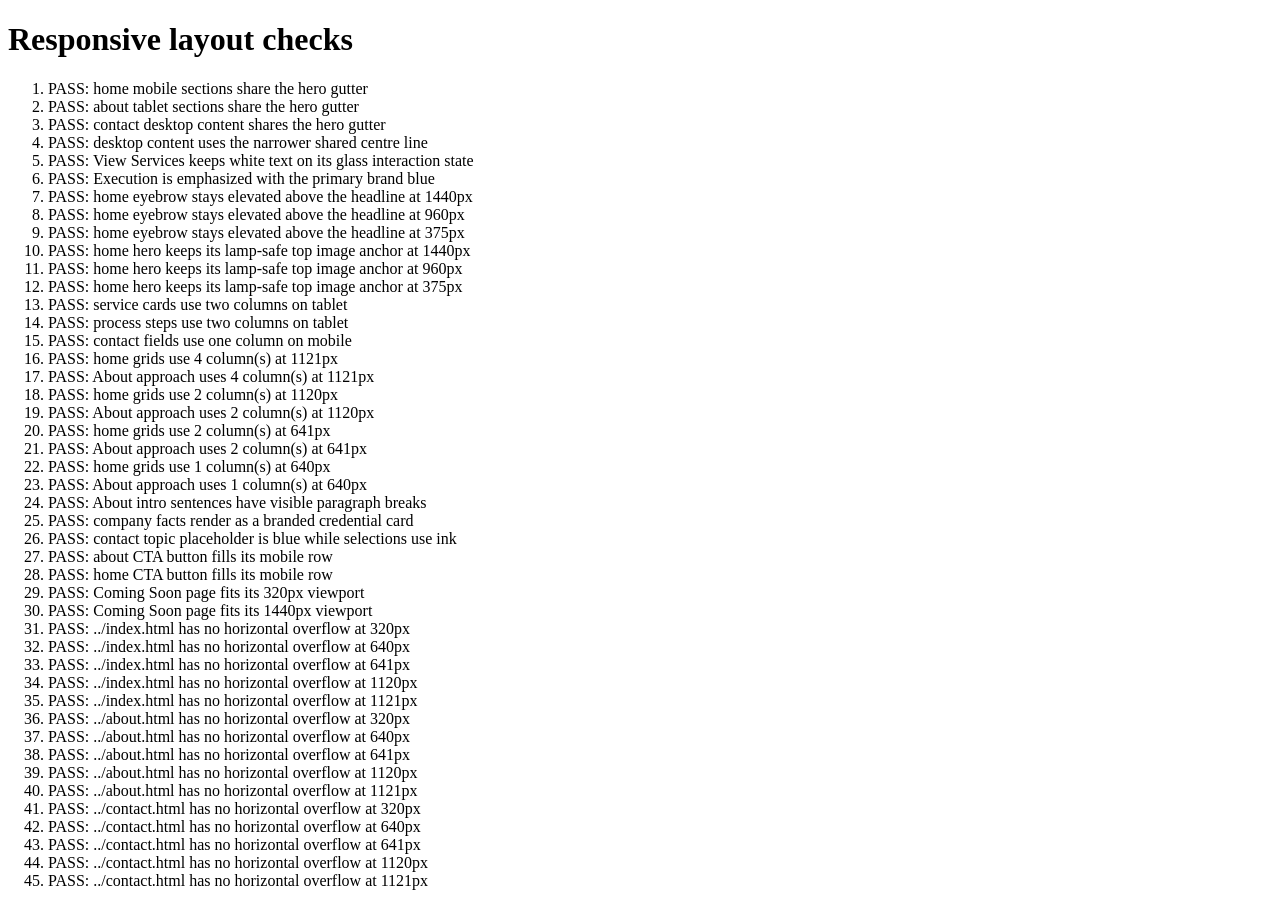
<file: tests/responsive-layout.html>
<!doctype html>
<html lang="en">
<head>
  <meta charset="utf-8">
  <title>Responsive layout checks</title>
</head>
<body data-status="running">
  <h1>Responsive layout checks</h1>
  <ol id="results"></ol>
  <script>
    const checks = [
      {
        name: 'home mobile sections share the hero gutter',
        page: '../index.html',
        width: 375,
        run(doc) {
          return aligned(doc.querySelector('.hero-content-inner > *'), doc.querySelector('.band .container > *'));
        }
      },
      {
        name: 'about tablet sections share the hero gutter',
        page: '../about.html',
        width: 768,
        run(doc) {
          return aligned(doc.querySelector('.hero-content-inner > *'), doc.querySelector('.band .container > *'));
        }
      },
      {
        name: 'contact desktop content shares the hero gutter',
        page: '../contact.html',
        width: 1200,
        run(doc) {
          return aligned(doc.querySelector('.hero-content-inner > *'), doc.querySelector('.contact-grid'));
        }
      },
      {
        name: 'desktop content uses the narrower shared centre line',
        page: '../index.html',
        width: 1440,
        run(doc) {
          const hero = doc.querySelector('.hero-content-inner > *');
          const section = doc.querySelector('.band .container > *');
          const header = doc.querySelector('.hdr-logo');
          const footer = doc.querySelector('.foot-brand');
          return section.getBoundingClientRect().left >= 180 &&
            aligned(hero, section) && aligned(header, section) && aligned(footer, section);
        }
      },
      {
        name: 'View Services keeps white text on its glass interaction state',
        page: '../index.html',
        width: 1200,
        run(doc) {
          const link = doc.querySelector('.btn-hero-secondary');
          link.focus();
          const style = doc.defaultView.getComputedStyle(link);
          const backdrop = style.backdropFilter || style.webkitBackdropFilter;
          return style.color === 'rgb(255, 255, 255)' &&
            style.backgroundColor !== 'rgba(0, 0, 0, 0)' &&
            backdrop && backdrop !== 'none';
        }
      },
      {
        name: 'Execution is emphasized with the primary brand blue',
        page: '../index.html',
        width: 1200,
        run(doc) {
          const emphasis = doc.querySelector('.execution-emphasis');
          return emphasis && emphasis.textContent.trim() === 'Execution' &&
            doc.defaultView.getComputedStyle(emphasis).color === 'rgb(26, 95, 224)';
        }
      },
      ...[
        { width: 1440, minimumGap: 50 },
        { width: 960, minimumGap: 50 },
        { width: 375, minimumGap: 38 }
      ].map(({ width, minimumGap }) => ({
        name: `home eyebrow stays elevated above the headline at ${width}px`,
        page: '../index.html',
        width,
        run(doc) {
          const eyebrow = doc.querySelector('.hero-home-eyebrow').getBoundingClientRect();
          const headline = doc.querySelector('.h1-hero').getBoundingClientRect();
          return headline.top - eyebrow.bottom >= minimumGap;
        }
      })),
      ...[1440, 960, 375].map(width => ({
        name: `home hero keeps its lamp-safe top image anchor at ${width}px`,
        page: '../index.html',
        width,
        run(doc) {
          const image = doc.querySelector('.hero-home .hero-img');
          return doc.defaultView.getComputedStyle(image).objectPosition === '50% 0%';
        }
      })),
      {
        name: 'service cards use two columns on tablet',
        page: '../index.html',
        width: 960,
        run(doc) {
          return columnCount(doc.querySelector('.card-grid')) === 2;
        }
      },
      {
        name: 'process steps use two columns on tablet',
        page: '../index.html',
        width: 960,
        run(doc) {
          return columnCount(doc.querySelector('.steps-grid')) === 2;
        }
      },
      {
        name: 'contact fields use one column on mobile',
        page: '../contact.html',
        width: 640,
        run(doc) {
          return columnCount(doc.querySelector('.field-row')) === 1;
        }
      },
      ...[
        { width: 1121, columns: 4 },
        { width: 1120, columns: 2 },
        { width: 641, columns: 2 },
        { width: 640, columns: 1 }
      ].flatMap(({ width, columns }) => [
        {
          name: `home grids use ${columns} column(s) at ${width}px`,
          page: '../index.html',
          width,
          run(doc) {
            return columnCount(doc.querySelector('.card-grid')) === columns &&
              columnCount(doc.querySelector('.steps-grid')) === columns;
          }
        },
        {
          name: `About approach uses ${columns} column(s) at ${width}px`,
          page: '../about.html',
          width,
          run(doc) {
            return columnCount(doc.querySelector('.card-grid')) === columns;
          }
        }
      ]),
      {
        name: 'About intro sentences have visible paragraph breaks',
        page: '../about.html',
        width: 1200,
        run(doc) {
          const paragraphs = [...doc.querySelectorAll('.about-copy > p')];
          if (paragraphs.length !== 3) return false;
          return paragraphs.slice(1).every((paragraph, index) =>
            paragraph.getBoundingClientRect().top - paragraphs[index].getBoundingClientRect().bottom >= 16
          );
        }
      },
      {
        name: 'company facts render as a branded credential card',
        page: '../about.html',
        width: 1200,
        run(doc) {
          const panel = doc.querySelector('.facts-panel');
          const logo = panel.querySelector('img');
          const style = doc.defaultView.getComputedStyle(panel);
          return style.backgroundImage !== 'none' &&
            style.borderTopColor === 'rgb(26, 95, 224)' &&
            parseFloat(style.borderTopWidth) >= 3 &&
            logo.getBoundingClientRect().width >= 56;
        }
      },
      {
        name: 'contact topic placeholder is blue while selections use ink',
        page: '../contact.html',
        width: 1200,
        run(doc) {
          const select = doc.querySelector('#field-topic');
          const initialColor = doc.defaultView.getComputedStyle(select).color;
          select.value = 'Business Development';
          const selectedColor = doc.defaultView.getComputedStyle(select).color;
          return initialColor === 'rgb(26, 95, 224)' && selectedColor === 'rgb(10, 22, 40)';
        }
      },
      {
        name: 'about CTA button fills its mobile row',
        page: '../about.html',
        width: 375,
        run(doc) {
          const row = doc.querySelector('.cta-dark-inner');
          const button = doc.querySelector('.btn-cta-dark');
          const rowStyle = doc.defaultView.getComputedStyle(row);
          const innerWidth = row.clientWidth - parseFloat(rowStyle.paddingLeft) - parseFloat(rowStyle.paddingRight);
          return Math.abs(innerWidth - button.getBoundingClientRect().width) <= 1;
        }
      },
      {
        name: 'home CTA button fills its mobile row',
        page: '../index.html',
        width: 375,
        run(doc) {
          const row = doc.querySelector('.cta-panel');
          const button = doc.querySelector('.btn-cta-panel');
          const rowStyle = doc.defaultView.getComputedStyle(row);
          const innerWidth = row.clientWidth - parseFloat(rowStyle.paddingLeft) - parseFloat(rowStyle.paddingRight);
          return Math.abs(innerWidth - button.getBoundingClientRect().width) <= 1;
        }
      },
      ...[320, 1440].map(width => ({
        name: `Coming Soon page fits its ${width}px viewport`,
        page: '../coming-soon/index.html',
        width,
        run(doc) {
          return doc.documentElement.scrollWidth <= doc.documentElement.clientWidth &&
            doc.querySelector('.coming-card').getBoundingClientRect().width <= width;
        }
      })),
      ...['../index.html', '../about.html', '../contact.html'].flatMap(page =>
        [320, 640, 641, 1120, 1121].map(width => ({
          name: `${page} has no horizontal overflow at ${width}px`,
          page,
          width,
          run(doc) {
            return doc.documentElement.scrollWidth <= doc.documentElement.clientWidth;
          }
        }))
      )
    ];

    function aligned(first, second) {
      return Math.abs(first.getBoundingClientRect().left - second.getBoundingClientRect().left) <= 1;
    }

    function columnCount(grid) {
      const leftEdges = [...grid.children].map(item => Math.round(item.getBoundingClientRect().left));
      return new Set(leftEdges).size;
    }

    function loadFrame(check) {
      return new Promise(resolve => {
        const frame = document.createElement('iframe');
        frame.style.cssText = `display:block;border:0;width:${check.width}px;height:900px`;
        frame.addEventListener('load', () => {
          requestAnimationFrame(() => requestAnimationFrame(() => resolve(frame)));
        }, { once: true });
        frame.src = check.page;
        document.body.appendChild(frame);
      });
    }

    (async () => {
      const results = document.getElementById('results');
      let failures = 0;

      const frames = await Promise.all(checks.map(loadFrame));

      checks.forEach((check, index) => {
        const frame = frames[index];
        let passed = false;
        let detail = '';
        try {
          passed = Boolean(check.run(frame.contentDocument));
        } catch (error) {
          detail = `: ${error.message}`;
        }
        failures += passed ? 0 : 1;
        const item = document.createElement('li');
        item.dataset.result = passed ? 'passed' : 'failed';
        item.textContent = `${passed ? 'PASS' : 'FAIL'}: ${check.name}${detail}`;
        results.appendChild(item);
        frame.remove();
      });

      document.body.dataset.status = failures === 0 ? 'passed' : 'failed';
      document.body.dataset.failures = String(failures);
    })();
  </script>
</body>
</html>
</file>
<file: css/styles.css>
/* ==========================================================================
   Averis Digital OÜ — design tokens + shared styles
   ========================================================================== */

:root {
  /* colour */
  --ink: #0A1628;
  --deep-navy: #071427;
  --blue: #1A5FE0;
  --blue-hover-dark: #0E3FA8;
  --blue-hover-light: #2B7FFF;
  --blue-mid: #3B82F6;
  --blue-soft: #6B9BF0;
  --muted: #55637A;
  --muted-light: #8794A8;
  --placeholder: #93A0B5;
  --on-dark-primary: #FFFFFF;
  --on-dark-body: #C3D2E8;
  --on-dark-hero-p: #D3DFF1;
  --on-dark-muted: #9FB6DA;
  --on-dark-fine: #7E93B4;
  --surface-grey: #F4F7FC;
  --surface-blue: #EDF3FD;
  --surface-blue-soft: #EAF1FE;
  --cta-gradient: linear-gradient(120deg,#F7F9FD 0%,#EAF1FE 100%);
  --border: #E7EBF2;
  --border-blue-grey: #DDE5F0;
  --border-field: #E3E8F0;
  --border-panel-row: #E0E7F1;
  --rule-inactive: #C6D8F6;
  --link-underline: #B9D0F7;
  --error: #C1362C;

  --shadow-card:  0 1px 2px rgba(10,22,40,0.04), 0 14px 34px -14px rgba(10,22,40,0.16);
  --shadow-hover: 0 2px 4px rgba(10,22,40,0.05), 0 22px 46px -18px rgba(10,22,40,0.24);

  --font-heading: 'Sora', Helvetica, Arial, sans-serif;
  --font-body: 'Manrope', Helvetica, Arial, sans-serif;
  --font-mono: ui-monospace, SFMono-Regular, Menlo, monospace;

  --layout-max: 1180px;
  --page-gutter: 56px;
  --header-height: 84px;
}

*, *::before, *::after { box-sizing: border-box; }

body {
  margin: 0;
  background: #FFFFFF;
  color: var(--ink);
  font-family: var(--font-body);
  -webkit-font-smoothing: antialiased;
}

a { color: var(--blue); text-decoration: none; }
a:hover { color: var(--blue-hover-dark); }

input, textarea, select, button { font-family: inherit; }
::placeholder { color: var(--placeholder); }

h1, h2, h3 { font-family: var(--font-heading); margin: 0; text-wrap: pretty; }
p { margin: 0; }
img { display: block; max-width: 100%; }

button { cursor: pointer; border: none; background: none; }

/* focus states */
a:focus-visible,
button:focus-visible,
input:focus-visible,
textarea:focus-visible,
select:focus-visible {
  outline: 2px solid var(--blue);
  outline-offset: 2px;
}

/* ==========================================================================
   Layout primitives
   ========================================================================== */

.container {
  max-width: var(--layout-max);
  margin: 0 auto;
  padding-left: var(--page-gutter);
  padding-right: var(--page-gutter);
}

.band { padding: 112px 0; }
.band-lg { padding: 120px 0; }

.visually-hidden {
  position: absolute;
  width: 1px; height: 1px;
  padding: 0; margin: -1px;
  overflow: hidden;
  clip: rect(0,0,0,0);
  white-space: nowrap;
  border: 0;
}

/* skip link */
.skip-link {
  position: absolute;
  left: 16px; top: -60px;
  background: var(--blue);
  color: #fff;
  padding: 12px 20px;
  z-index: 100;
  transition: top .2s ease;
}
.skip-link:focus { top: 16px; }

/* eyebrow label */
.eyebrow {
  display: flex;
  align-items: center;
  gap: 12px;
  font-family: var(--font-mono);
  font-size: 12px;
  letter-spacing: 0.16em;
  text-transform: uppercase;
  color: var(--blue);
  margin: 0 0 20px;
}
.eyebrow::before {
  content: "";
  display: block;
  width: 34px;
  height: 1px;
  background: currentColor;
}
.eyebrow.on-dark { color: var(--on-dark-muted); }
.eyebrow.on-dark::before { background: var(--blue-mid); }

.eyebrow.eyebrow-soft { color: var(--blue-soft); }
.eyebrow.eyebrow-soft::before { background: var(--blue-soft); }

/* section headings */
.h2 {
  font-family: var(--font-heading);
  font-size: 46px;
  font-weight: 600;
  line-height: 1.08;
  letter-spacing: -0.03em;
}

/* icon defaults */
svg.icon {
  stroke: var(--blue);
  stroke-width: 1.85;
  stroke-linecap: round;
  stroke-linejoin: round;
  fill: none;
}

/* ==========================================================================
   Header
   ========================================================================== */

.site-header {
  position: sticky;
  top: 0;
  z-index: 50;
  background: rgba(255,255,255,0.95);
  backdrop-filter: blur(14px);
  -webkit-backdrop-filter: blur(14px);
  border-bottom: 1px solid var(--border);
}

.hdr-inner {
  max-width: var(--layout-max);
  margin: 0 auto;
  padding: 0 var(--page-gutter);
  height: var(--header-height);
  display: flex;
  align-items: center;
  justify-content: space-between;
  gap: 32px;
}

.hdr-logo img { height: 36px; width: auto; }

.hdr-nav {
  display: flex;
  align-items: center;
  gap: 40px;
}

.hdr-nav-links {
  display: flex;
  gap: 40px;
  list-style: none;
  margin: 0;
  padding: 0;
}

.hdr-nav-links a {
  position: relative;
  display: block;
  padding-bottom: 6px;
  font-size: 15px;
  font-weight: 600;
  letter-spacing: -0.01em;
  color: var(--ink);
}

.hdr-nav-links a::after {
  content: "";
  position: absolute;
  left: 0; right: 0; bottom: 0;
  height: 2px;
  background: var(--blue);
  opacity: 0;
}

.hdr-nav-links a[aria-current="page"]::after { opacity: 1; }

section[id] { scroll-margin-top: var(--header-height); }

.btn {
  display: inline-flex;
  align-items: center;
  justify-content: center;
  font-weight: 600;
  transition: background-color .2s ease, border-color .2s ease;
}

.btn-primary {
  background: var(--blue);
  color: #fff;
  padding: 14px 28px;
  font-size: 15px;
}
.btn-primary:hover { background: var(--blue-hover-dark); color: #fff; }

.hdr-cta { flex-shrink: 0; }

.hdr-burger {
  display: none;
  padding: 10px;
  background: none;
  border: none;
}
.hdr-burger svg {
  width: 26px; height: 26px;
  stroke: var(--ink);
  stroke-width: 1.9;
  stroke-linecap: round;
  fill: none;
}

.mob-menu {
  display: none;
  border-top: 1px solid var(--border);
  background: #fff;
  padding: 10px 0 22px;
}
.mob-menu[hidden] { display: none !important; }
.mob-menu.open { display: block; }

.mob-menu-links { list-style: none; margin: 0; padding: 0; }
.mob-menu-links a {
  display: block;
  padding: 15px 24px;
  font-size: 18px;
  font-weight: 600;
  color: var(--ink);
}
.mob-menu-links a[aria-current="page"] { color: var(--blue); }

.mob-menu-cta-wrap { padding: 14px 24px 0; }
.mob-menu-cta {
  display: block;
  width: 100%;
  text-align: center;
  padding: 16px 24px;
  background: var(--blue);
  color: #fff;
  font-size: 15px;
  font-weight: 600;
}
.mob-menu-cta:hover { background: var(--blue-hover-dark); color: #fff; }

/* ==========================================================================
   Footer
   ========================================================================== */

.site-footer { background: var(--deep-navy); color: #fff; }

.foot-top {
  max-width: var(--layout-max);
  margin: 0 auto;
  padding: 72px var(--page-gutter) 36px;
  display: grid;
  grid-template-columns: 1.3fr 0.6fr 0.6fr;
  gap: 56px;
}

.foot-brand img { width: 44px; height: 44px; margin-bottom: 20px; }
.foot-brand p {
  font-size: 15px;
  line-height: 1.68;
  color: var(--on-dark-muted);
  max-width: 340px;
}

.foot-label {
  font-size: 13px;
  font-weight: 700;
  letter-spacing: 0.12em;
  text-transform: uppercase;
  color: var(--blue-soft);
  margin: 0 0 18px;
}

.foot-list {
  list-style: none;
  margin: 0; padding: 0;
  display: flex;
  flex-direction: column;
  gap: 12px;
}
.foot-list a { font-size: 15px; color: var(--on-dark-body); }
.foot-list a:hover { color: #fff; }
.foot-list span { font-size: 15px; color: var(--on-dark-body); }

.foot-legal {
  max-width: var(--layout-max);
  margin: 0 auto;
  padding: 26px var(--page-gutter) 44px;
  border-top: 1px solid rgba(255,255,255,0.1);
  display: flex;
  justify-content: space-between;
  gap: 16px;
  flex-wrap: wrap;
  font-size: 14px;
  color: var(--on-dark-fine);
}

/* ==========================================================================
   Hero (shared bones — home/about/contact differ via modifier classes)
   ========================================================================== */

.hero {
  position: relative;
  overflow: hidden;
  color: #fff;
  display: flex;
  flex-direction: column;
  justify-content: flex-end;
}

.hero-img {
  position: absolute;
  inset: 0;
  width: 100%;
  height: 100%;
  object-fit: cover;
}

.hero-scrim { position: absolute; inset: 0; }

.hero-content {
  position: relative;
  width: 100%;
}
.hero-content-inner {
  max-width: calc(var(--layout-max) - (2 * var(--page-gutter)));
  margin: 0 auto;
}

.hero-home {
  min-height: 100vh;
}
.hero-home .hero-img { object-position: center top; }
.hero-home .hero-scrim {
  background: linear-gradient(180deg, rgba(7,20,39,0.72) 0%, rgba(7,20,39,0.55) 40%, rgba(7,20,39,0.92) 100%);
}
.hero-home .hero-content { padding: 180px var(--page-gutter) 56px; }

.hero-about { min-height: 64vh; }
.hero-about .hero-scrim {
  background: linear-gradient(180deg, rgba(7,20,39,0.7) 0%, rgba(7,20,39,0.9) 100%);
}
.hero-about .hero-content { padding: 160px var(--page-gutter) 72px; }

.hero-contact .hero-scrim {
  background: linear-gradient(180deg, rgba(7,20,39,0.78) 0%, rgba(7,20,39,0.92) 100%);
}
.hero-contact .hero-content { padding: 150px var(--page-gutter) 90px; }

.h1-hero {
  font-family: var(--font-heading);
  font-weight: 700;
  color: #fff;
  margin: 0 0 28px;
}
.hero-home .h1-hero { font-size: 82px; line-height: 1.02; letter-spacing: -0.035em; max-width: 1080px; }
.hero-about .h1-hero { font-size: 66px; line-height: 1.04; letter-spacing: -0.035em; max-width: 1000px; }
.hero-contact .h1-hero { font-size: 70px; line-height: 1.02; letter-spacing: -0.035em; }

.hero-p {
  font-family: var(--font-body);
  font-weight: 400;
}
.hero-home .hero-p { font-size: 21px; line-height: 1.55; color: var(--on-dark-hero-p); max-width: 640px; margin-bottom: 44px; }
.hero-about .hero-p,
.hero-contact .hero-p { font-size: 20px; line-height: 1.6; color: var(--on-dark-body); max-width: 640px; }

.eyebrow.hero-home-eyebrow {
  font-size: 13px;
  letter-spacing: 0.14em;
  margin-bottom: 32px;
  transform: translateY(-24px);
}

.btn-row { display: flex; gap: 16px; flex-wrap: wrap; }

.btn-hero-primary {
  background: var(--blue);
  color: #fff;
  padding: 18px 40px;
  font-size: 16px;
  font-weight: 600;
}
.btn-hero-primary:hover { background: var(--blue-hover-light); color: #fff; }

.btn-hero-secondary {
  border: 1px solid rgba(255,255,255,0.4);
  background: rgba(7,20,39,0.22);
  -webkit-backdrop-filter: blur(12px) saturate(130%);
  backdrop-filter: blur(12px) saturate(130%);
  color: #fff;
  padding: 18px 40px;
  font-size: 16px;
  font-weight: 600;
  transition: background-color .2s ease, border-color .2s ease, box-shadow .2s ease, color .2s ease;
}
.btn-hero-secondary:hover,
.btn-hero-secondary:focus {
  background: rgba(26,95,224,0.46);
  border-color: rgba(167,197,255,0.9);
  box-shadow: 0 14px 34px rgba(4,15,34,0.28), inset 0 1px 0 rgba(255,255,255,0.16);
  color: #fff;
}

/* hero entrance animation */
.hero-content-inner { animation: riseIn 0.7s ease both; }
@keyframes riseIn {
  from { opacity: 0; transform: translateY(14px); }
  to { opacity: 1; transform: translateY(0); }
}

/* hero service strip */
.strip {
  border-top: 1px solid rgba(255,255,255,0.18);
  background: rgba(7,20,39,0.5);
  position: relative;
}
.strip-inner {
  max-width: var(--layout-max);
  margin: 0 auto;
  padding: 26px var(--page-gutter);
  display: grid;
  grid-template-columns: repeat(4, 1fr);
  gap: 32px;
}
.strip-inner span { font-size: 14px; font-weight: 600; color: var(--on-dark-body); }

/* ==========================================================================
   Home — About intro
   ========================================================================== */

.about-intro-grid {
  display: grid;
  grid-template-columns: minmax(0,0.85fr) minmax(0,1.15fr);
  gap: 96px;
  align-items: start;
}

.lead { font-size: 21px; font-weight: 500; line-height: 1.6; }
.body-p { font-size: 17px; line-height: 1.75; color: var(--muted); }

.about-intro-grid .body-p { margin-top: 20px; }
.about-intro-grid .lead + .body-p { margin-top: 24px; }

.execution-emphasis { color: var(--blue); }

.link-more {
  display: inline-block;
  margin-top: 28px;
  font-size: 16px;
  font-weight: 600;
  color: var(--blue);
  border-bottom: 1px solid var(--link-underline);
  padding-bottom: 4px;
}
.link-more:hover { color: var(--blue-hover-dark); border-color: var(--blue); }

/* ==========================================================================
   Section head row (services / how-we-work / approach)
   ========================================================================== */

.section-head-row {
  display: flex;
  justify-content: space-between;
  align-items: flex-end;
  gap: 64px;
  flex-wrap: wrap;
  margin-bottom: 64px;
}
.section-head-row .head-left { max-width: 760px; }
.section-head-row .head-right { font-size: 17px; line-height: 1.72; color: var(--muted); max-width: 360px; }

.section-head { max-width: 760px; margin-bottom: 72px; }

.surface-grey { background: var(--surface-grey); }
.rules-top-bottom { border-top: 1px solid var(--border); border-bottom: 1px solid var(--border); }
.rules-blue-grey { border-top: 1px solid var(--border-blue-grey); border-bottom: 1px solid var(--border-blue-grey); }
.surface-blue { background: var(--surface-blue); }

/* card grids */
.card-grid {
  display: grid;
  grid-template-columns: repeat(4, minmax(0, 1fr));
  gap: 24px;
}

.card-grid > *,
.steps-grid > *,
.about-intro-grid > *,
.why-grid > *,
.about-intro-facts-grid > *,
.contact-grid > * { min-width: 0; }

.card {
  background: #fff;
  padding: 44px 36px;
  box-shadow: var(--shadow-card);
  transition: box-shadow .25s ease;
}
.card:hover { box-shadow: var(--shadow-hover); }
.card svg.icon { width: 28px; height: 28px; margin-bottom: 30px; }
.card h3 {
  font-size: 22px; font-weight: 600; letter-spacing: -0.02em;
  overflow-wrap: break-word;
  margin-bottom: 16px;
}
.card .lede { font-size: 15px; font-weight: 600; color: var(--blue); margin-bottom: 16px; }
.card .card-body { font-size: 15px; line-height: 1.70; color: var(--muted); }

/* approach cards (About) reuse .card with size overrides */
.card-approach { padding: 40px 34px; }
.card-approach svg.icon { width: 26px; height: 26px; margin-bottom: 26px; }
.card-approach h3 { font-size: 20px; letter-spacing: -0.015em; margin-bottom: 12px; }

/* ==========================================================================
   Home — Why Averis Digital
   ========================================================================== */

.why-grid {
  display: grid;
  grid-template-columns: minmax(0,1fr) minmax(0,1fr);
  gap: 96px;
  align-items: center;
}

.why-img { width: 100%; height: 640px; object-fit: cover; }

.why-copy .body-p { margin-bottom: 14px; }
.why-copy .body-p + .body-p { margin-bottom: 44px; }

.values-grid {
  display: grid;
  grid-template-columns: 1fr 1fr;
  border-top: 1px solid var(--border);
}
.value-cell {
  border-bottom: 1px solid var(--border);
  padding: 26px 28px 26px 0;
}
.value-cell:nth-child(odd) { border-right: 1px solid var(--border); }
.value-cell:nth-child(even) { padding: 26px 0 26px 28px; }

.value-head {
  display: flex;
  align-items: center;
  gap: 12px;
  margin-bottom: 10px;
}
.value-head svg.icon { width: 20px; height: 20px; }
.value-head span { font-family: var(--font-heading); font-size: 17px; font-weight: 600; color: var(--ink); }
.value-cell p { font-size: 15px; line-height: 1.62; color: var(--muted); }

/* ==========================================================================
   Home — How We Work
   ========================================================================== */

.steps-grid {
  display: grid;
  grid-template-columns: repeat(4, minmax(0, 1fr));
  gap: 40px;
}

.step { border-top: 2px solid var(--rule-inactive); padding-top: 28px; }
.step.step-01 { border-top-color: var(--blue); }
.step-num { font-family: var(--font-mono); font-size: 34px; color: var(--blue); margin-bottom: 14px; }
.step h3 { font-family: var(--font-heading); font-size: 19px; font-weight: 600; margin-bottom: 12px; }
.step p { font-size: 16px; line-height: 1.70; color: var(--muted); }

/* ==========================================================================
   Home — Final CTA
   ========================================================================== */

.cta-panel {
  box-shadow: var(--shadow-card);
  background: var(--cta-gradient);
  padding: 80px;
  display: flex;
  justify-content: space-between;
  align-items: center;
  gap: 64px;
  flex-wrap: wrap;
}
.cta-panel .cta-left { max-width: 640px; }
.cta-panel h2 { font-size: 46px; margin-bottom: 18px; }
.cta-panel p { font-size: 18px; line-height: 1.7; color: var(--muted); }

.btn-cta-panel {
  background: var(--blue);
  color: #fff;
  padding: 20px 46px;
  font-size: 17px;
  font-weight: 600;
  flex-shrink: 0;
}
.btn-cta-panel:hover { background: var(--blue-hover-dark); color: #fff; }

/* ==========================================================================
   About — Intro + facts panel
   ========================================================================== */

.about-intro-facts-grid {
  display: grid;
  grid-template-columns: minmax(0,1.2fr) minmax(0,0.8fr);
  gap: 96px;
  align-items: start;
}

.facts-panel {
  background: linear-gradient(145deg, #FFFFFF 0%, #F4F7FC 100%);
  border: 1px solid var(--border-blue-grey);
  border-top: 3px solid var(--blue);
  padding: 40px;
  box-shadow: 0 18px 42px -22px rgba(10,22,40,0.30);
}
.facts-panel img {
  width: 60px;
  height: 60px;
  margin-bottom: 28px;
  padding: 10px;
  background: var(--surface-blue-soft);
}

.about-copy .lead + .body-p { margin-top: 24px; }
.about-copy .body-p + .body-p { margin-top: 20px; }

.facts-row {
  display: flex;
  align-items: center;
  justify-content: space-between;
  gap: 16px;
  font-size: 15px;
  padding: 18px 0;
}
.facts-row:not(:last-child) { border-bottom: 1px solid var(--border-panel-row); }
.facts-row .label {
  color: var(--muted);
  font-family: var(--font-mono);
  font-size: 11px;
  letter-spacing: 0.10em;
  text-transform: uppercase;
}
.facts-row .value { font-weight: 600; text-align: right; }

/* ==========================================================================
   About — dark CTA
   ========================================================================== */

.cta-dark { background: var(--ink); color: #fff; }
.cta-dark-inner {
  max-width: var(--layout-max);
  margin: 0 auto;
  padding: 100px 56px;
  display: flex;
  justify-content: space-between;
  align-items: center;
  gap: 56px;
  flex-wrap: wrap;
}
.cta-dark-inner h2 {
  font-size: 40px; font-weight: 600; line-height: 1.10; letter-spacing: -0.03em;
  max-width: 620px; color: #fff;
}
.btn-cta-dark {
  background: var(--blue);
  color: #fff;
  padding: 20px 46px;
  font-size: 17px;
  font-weight: 600;
  flex-shrink: 0;
}
.btn-cta-dark:hover { background: var(--blue-hover-light); color: #fff; }

/* ==========================================================================
   Contact — form + info
   ========================================================================== */

.contact-body { padding: 96px 0 120px; }

.contact-grid {
  display: grid;
  grid-template-columns: minmax(0,1.3fr) minmax(0,0.7fr);
  gap: 80px;
  align-items: start;
}

.form-panel {
  background: #fff;
  padding: 52px;
  box-shadow: var(--shadow-card);
}
.form-panel h2 { font-size: 26px; font-weight: 600; letter-spacing: -0.02em; margin-bottom: 34px; }

.field-row {
  display: grid;
  grid-template-columns: repeat(auto-fit, minmax(240px, 1fr));
  gap: 24px;
  margin-bottom: 24px;
}

.field {
  display: flex;
  flex-direction: column;
  gap: 9px;
  min-width: 0;
}

.field label {
  font-family: var(--font-mono);
  font-size: 11px;
  letter-spacing: 0.14em;
  text-transform: uppercase;
  color: var(--muted);
}

.field input,
.field select,
.field textarea {
  border: 1px solid var(--border-field);
  background: #fff;
  font-size: 15px;
  color: var(--ink);
  padding: 0 18px;
  width: 100%;
  min-width: 0;
}
.field input,
.field select { height: 54px; }
.field textarea { padding: 16px 18px; resize: vertical; }

#field-topic { color: var(--ink); }
#field-topic:has(option[value=""]:checked),
#field-topic option[value=""] { color: var(--blue); }
#field-topic option:not([value=""]) { color: var(--ink); }

.field input:focus,
.field select:focus,
.field textarea:focus {
  outline: none;
  border-color: var(--blue);
  box-shadow: 0 0 0 3px rgba(26,95,224,0.14);
}

.field.has-error input,
.field.has-error select,
.field.has-error textarea {
  border-color: var(--error);
}

.field-error {
  font-size: 13px;
  color: var(--error);
  display: none;
}
.field.has-error .field-error { display: block; }

.field-row-message { margin-bottom: 30px; }

/* honeypot */
.hp-field { position: absolute; left: -9999px; width: 1px; height: 1px; overflow: hidden; }

.btn-submit {
  display: block;
  width: 100%;
  height: 58px;
  background: var(--blue);
  color: #fff;
  font-size: 17px;
  font-weight: 600;
}
.btn-submit:hover:not(:disabled) { background: var(--blue-hover-dark); }
.btn-submit:disabled { opacity: 0.7; cursor: not-allowed; }

.form-helper {
  font-size: 13px;
  line-height: 1.6;
  color: var(--muted-light);
  margin-top: 18px;
}

.form-privacy {
  font-size: 13px;
  line-height: 1.6;
  color: var(--muted-light);
  margin-top: 10px;
}
.form-privacy a { color: var(--muted-light); text-decoration: underline; }
.form-privacy a:hover { color: var(--blue); }

.form-error-banner {
  display: none;
  background: #FDEEEC;
  border: 1px solid var(--error);
  color: var(--error);
  padding: 16px 18px;
  font-size: 14px;
  margin-bottom: 24px;
}
.form-error-banner.visible { display: block; }
.form-error-banner a { color: var(--error); text-decoration: underline; }

/* success state */
.form-success {
  display: none;
  padding: 40px 0;
  text-align: center;
}
.form-success.visible { display: block; }
.success-icon {
  width: 64px; height: 64px;
  background: var(--surface-blue-soft);
  display: flex; align-items: center; justify-content: center;
  margin: 0 auto 24px;
}
.success-icon svg { width: 30px; height: 30px; }
.form-success h2 { font-size: 28px; margin-bottom: 16px; }
.form-success p { font-size: 16px; line-height: 1.65; color: var(--muted); margin-bottom: 20px; }
.form-success .link-more { margin-top: 0; }

/* info panel */
.info-panel {
  background: #fff;
  padding: 8px 30px;
  box-shadow: var(--shadow-card);
}
.info-row {
  display: flex;
  gap: 14px;
  padding: 26px 0;
}
.info-row > div { min-width: 0; }
.info-row:not(.info-row-last) { border-bottom: 1px solid var(--border); }
.info-row svg.icon { width: 20px; height: 20px; flex-shrink: 0; margin-top: 2px; }
.info-row .info-label { font-size: 14px; font-weight: 600; margin-bottom: 4px; }
.info-row .info-value { font-size: 15px; overflow-wrap: anywhere; }
.info-row .info-value.muted { color: var(--muted); }

.info-row-last { padding: 30px 0; }
.info-row-last h3 { font-family: var(--font-heading); font-size: 18px; font-weight: 600; margin-bottom: 10px; }
.info-row-last p { font-size: 15px; line-height: 1.68; color: var(--muted); }

/* ==========================================================================
   Responsive — 1280px
   ========================================================================== */

@media (max-width: 1280px) {
  :root { --page-gutter: 40px; }
  .container, .hdr-inner, .foot-top, .foot-legal, .strip-inner { padding-left: 40px; padding-right: 40px; }
  .band { padding: 96px 0; }
  .band-lg { padding: 96px 0; }

  .hero-home .hero-content { padding: 160px 40px 48px; }
  .hero-about .hero-content { padding: 140px 40px 64px; }
  .hero-contact .hero-content { padding: 132px 40px 76px; }
  .strip-inner { padding: 22px 40px; }

  .contact-body { padding: 80px 0 96px; }
  .cta-dark-inner { padding: 88px 40px; }

  .h1-hero { }
  .hero-home .h1-hero { font-size: 64px; }
  .hero-about .h1-hero,
  .hero-contact .h1-hero { font-size: 52px; }
  .h2 { font-size: 38px; }
  .cta-dark-inner h2 { font-size: 40px; }
  .hero-home .hero-p { font-size: 21px; }
  .hero-about .hero-p, .hero-contact .hero-p { font-size: 21px; }

  .about-intro-grid,
  .why-grid,
  .about-intro-facts-grid,
  .contact-grid { gap: 56px; }

  .why-img { height: 520px; }
  .cta-panel { padding: 56px; }
}

@media (max-width: 1120px) {
  .card-grid,
  .steps-grid { grid-template-columns: repeat(2, minmax(0, 1fr)); }
}

/* ==========================================================================
   Responsive — 960px (tablet)
   ========================================================================== */

@media (max-width: 960px) {
  :root { --page-gutter: 32px; --header-height: 72px; }
  .container, .hdr-inner, .foot-top, .foot-legal, .strip-inner { padding-left: 32px; padding-right: 32px; }
  .band { padding: 72px 0; }
  .band-lg { padding: 72px 0; }
  .hdr-inner { height: 72px; }

  .hero-home .hero-content { padding: 112px 32px 40px; }
  .hero-about .hero-content { padding: 104px 32px 56px; }
  .hero-contact .hero-content { padding: 104px 32px 64px; }
  .strip-inner { padding: 20px 32px; grid-template-columns: repeat(2, 1fr); gap: 14px 24px; }

  .contact-body { padding: 64px 0 80px; }
  .cta-dark-inner { padding: 72px 32px; }

  .hero-home, .hero-about { min-height: auto; }

  .h1-hero { }
  .hero-home .h1-hero { font-size: 48px; }
  .hero-about .h1-hero,
  .hero-contact .h1-hero { font-size: 40px; }
  .h2 { font-size: 32px; }
  .cta-dark-inner h2 { font-size: 28px; }
  .hero-home .hero-p { font-size: 18px; }
  .hero-about .hero-p, .hero-contact .hero-p { font-size: 18px; }

  /* nav */
  .hdr-nav-links, .hdr-cta { display: none; }
  .hdr-burger { display: block; }

  /* grid collapses */
  .about-intro-grid,
  .why-grid,
  .about-intro-facts-grid,
  .contact-grid {
    grid-template-columns: 1fr;
    gap: 48px;
  }
  .why-grid { align-items: stretch; }
  .why-img { height: 420px; }

  .card-grid,
  .steps-grid { grid-template-columns: repeat(2, minmax(0, 1fr)); }

  .section-head-row {
    flex-direction: column;
    align-items: flex-start;
    gap: 20px;
    margin-bottom: 48px;
  }

  .cta-panel { padding: 44px; }
  .form-panel { padding: 36px; }

  .foot-top { grid-template-columns: 1fr 1fr; gap: 40px; }
  .foot-brand { grid-column: 1 / -1; }
}

/* ==========================================================================
   Responsive — 640px (mobile)
   ========================================================================== */

@media (max-width: 640px) {
  :root { --page-gutter: 20px; }
  .container, .hdr-inner, .foot-top, .foot-legal, .strip-inner { padding-left: 20px; padding-right: 20px; }
  .band { padding: 56px 0; }
  .band-lg { padding: 56px 0; }
  .hero-home .hero-content { padding: 96px 20px 32px; }
  .eyebrow.hero-home-eyebrow { transform: translateY(-12px); }
  .hero-about .hero-content { padding: 88px 20px 44px; }
  .hero-contact .hero-content { padding: 88px 20px 52px; }
  .strip-inner { padding: 18px 20px; grid-template-columns: 1fr; gap: 14px; }

  .contact-body { padding: 48px 0 64px; }
  .cta-dark-inner { padding: 56px 20px; }

  .h1-hero { }
  .hero-home .h1-hero { font-size: 36px; letter-spacing: -0.028em; }
  .hero-about .h1-hero,
  .hero-contact .h1-hero { font-size: 32px; letter-spacing: -0.028em; }
  .h2 { font-size: 27px; letter-spacing: -0.022em; }
  .cta-dark-inner h2 { font-size: 24px; }
  .hero-home .hero-p { font-size: 17px; }
  .hero-about .hero-p, .hero-contact .hero-p { font-size: 17px; }

  .h1-hero, .h2 { text-wrap: balance; }

  .about-intro-grid,
  .why-grid,
  .about-intro-facts-grid,
  .contact-grid {
    gap: 40px;
  }
  .why-img { height: 300px; }

  .card { padding: 30px 24px; }
  .card-approach { padding: 30px 24px; }

  .card-grid,
  .steps-grid,
  .field-row { grid-template-columns: 1fr; }

  .cta-panel { padding: 30px 24px; }
  .cta-panel h2 { font-size: 27px; }
  .form-panel { padding: 26px 22px; }
  .facts-panel { padding: 26px; }
  .info-panel { padding: 4px 22px; }

  .values-grid { grid-template-columns: 1fr; border-top: none; }
  .value-cell,
  .value-cell:nth-child(odd),
  .value-cell:nth-child(even) { border-right: none; padding: 20px 0; }

  .btn-row { flex-direction: column; }
  .btn-hero-primary, .btn-hero-secondary { width: 100%; text-align: center; }

  .cta-dark-inner { flex-direction: column; align-items: flex-start; }
  .btn-cta-dark { width: 100%; text-align: center; }

  .cta-panel { flex-direction: column; align-items: flex-start; }
  .btn-cta-panel { width: 100%; text-align: center; }

  .foot-top { grid-template-columns: 1fr; gap: 32px; }
  .foot-brand { grid-column: auto; }
  .foot-legal { flex-direction: column; gap: 8px; }
}

@media (prefers-reduced-motion: reduce) {
  *, *::before, *::after { animation: none !important; transition: none !important; }
}
</file>
<file: coming-soon/styles.css>
:root {
  color-scheme: light;
  font-family: -apple-system, BlinkMacSystemFont, "Segoe UI", Helvetica, Arial, sans-serif;
  color: #0A1628;
  background: #0A1628;
}

*,
*::before,
*::after {
  box-sizing: border-box;
}

html,
body {
  min-width: 0;
  min-height: 100%;
  margin: 0;
}

body {
  min-height: 100vh;
  min-height: 100svh;
  background:
    radial-gradient(circle at 12% 18%, rgba(26, 95, 224, 0.58), transparent 34rem),
    radial-gradient(circle at 92% 88%, rgba(26, 95, 224, 0.36), transparent 30rem),
    linear-gradient(145deg, #0A1628 0%, #0A1628 48%, #1A5FE0 150%);
}

.coming-main {
  position: relative;
  isolation: isolate;
  display: grid;
  min-height: 100vh;
  min-height: 100svh;
  place-items: center;
  padding-block: clamp(28px, 8vh, 84px);
  padding-inline: clamp(20px, 6vw, 88px);
  overflow: hidden;
}

.coming-main::before,
.coming-main::after {
  position: absolute;
  z-index: -1;
  width: clamp(180px, 30vw, 430px);
  aspect-ratio: 1;
  border: 1px solid rgba(255, 255, 255, 0.15);
  border-radius: 50%;
  content: "";
  pointer-events: none;
  animation: drift 12s ease-in-out infinite alternate;
}

.coming-main::before {
  top: -16%;
  right: -8%;
}

.coming-main::after {
  bottom: -24%;
  left: -9%;
  animation-delay: -6s;
}

.coming-card {
  position: relative;
  width: min(100%, 760px);
  padding: clamp(32px, 6vw, 72px);
  overflow: hidden;
  text-align: center;
  background: rgba(255, 255, 255, 0.94);
  border: 1px solid rgba(255, 255, 255, 0.72);
  border-radius: clamp(20px, 3vw, 32px);
  box-shadow: 0 28px 80px rgba(10, 22, 40, 0.38);
  backdrop-filter: blur(18px);
  -webkit-backdrop-filter: blur(18px);
}

.coming-card::before {
  position: absolute;
  inset: 0 auto 0 0;
  width: 5px;
  background: #1A5FE0;
  content: "";
}

.coming-logo {
  display: block;
  width: min(100%, 360px);
  height: auto;
  margin: 0 auto clamp(32px, 5vw, 52px);
}

.coming-eyebrow {
  margin: 0 0 18px;
  color: #1A5FE0;
  font-size: clamp(0.72rem, 1.5vw, 0.84rem);
  font-weight: 700;
  letter-spacing: 0.12em;
  line-height: 1.5;
  text-transform: uppercase;
}

h1 {
  max-width: 15ch;
  margin: 0 auto;
  font-size: clamp(2.15rem, 6vw, 4.25rem);
  font-weight: 720;
  letter-spacing: -0.045em;
  line-height: 1.02;
  text-wrap: balance;
}

.coming-copy {
  margin: clamp(22px, 4vw, 32px) 0 10px;
  font-size: clamp(1rem, 2.1vw, 1.2rem);
  line-height: 1.6;
}

.coming-email {
  display: inline-block;
  max-width: 100%;
  padding: 8px 4px;
  color: #1A5FE0;
  font-size: clamp(0.98rem, 2.1vw, 1.12rem);
  font-weight: 700;
  line-height: 1.45;
  overflow-wrap: anywhere;
  text-decoration-color: rgba(26, 95, 224, 0.36);
  text-decoration-thickness: 1px;
  text-underline-offset: 5px;
  transition: color 160ms ease, text-decoration-color 160ms ease;
}

.coming-email:hover {
  color: #0A1628;
  text-decoration-color: #1A5FE0;
}

.coming-email:focus-visible {
  outline: 3px solid #1A5FE0;
  outline-offset: 4px;
  border-radius: 4px;
}

@keyframes drift {
  from {
    transform: translate3d(0, 0, 0) scale(1);
  }

  to {
    transform: translate3d(18px, -12px, 0) scale(1.04);
  }
}

@media (max-width: 420px) {
  .coming-card::before {
    inset: 0 0 auto;
    width: auto;
    height: 4px;
  }

  .coming-logo {
    margin-bottom: 28px;
  }
}

@media (prefers-reduced-motion: reduce) {
  .coming-main::before,
  .coming-main::after {
    animation: none;
  }

  .coming-email {
    transition: none;
  }
}
</file>
